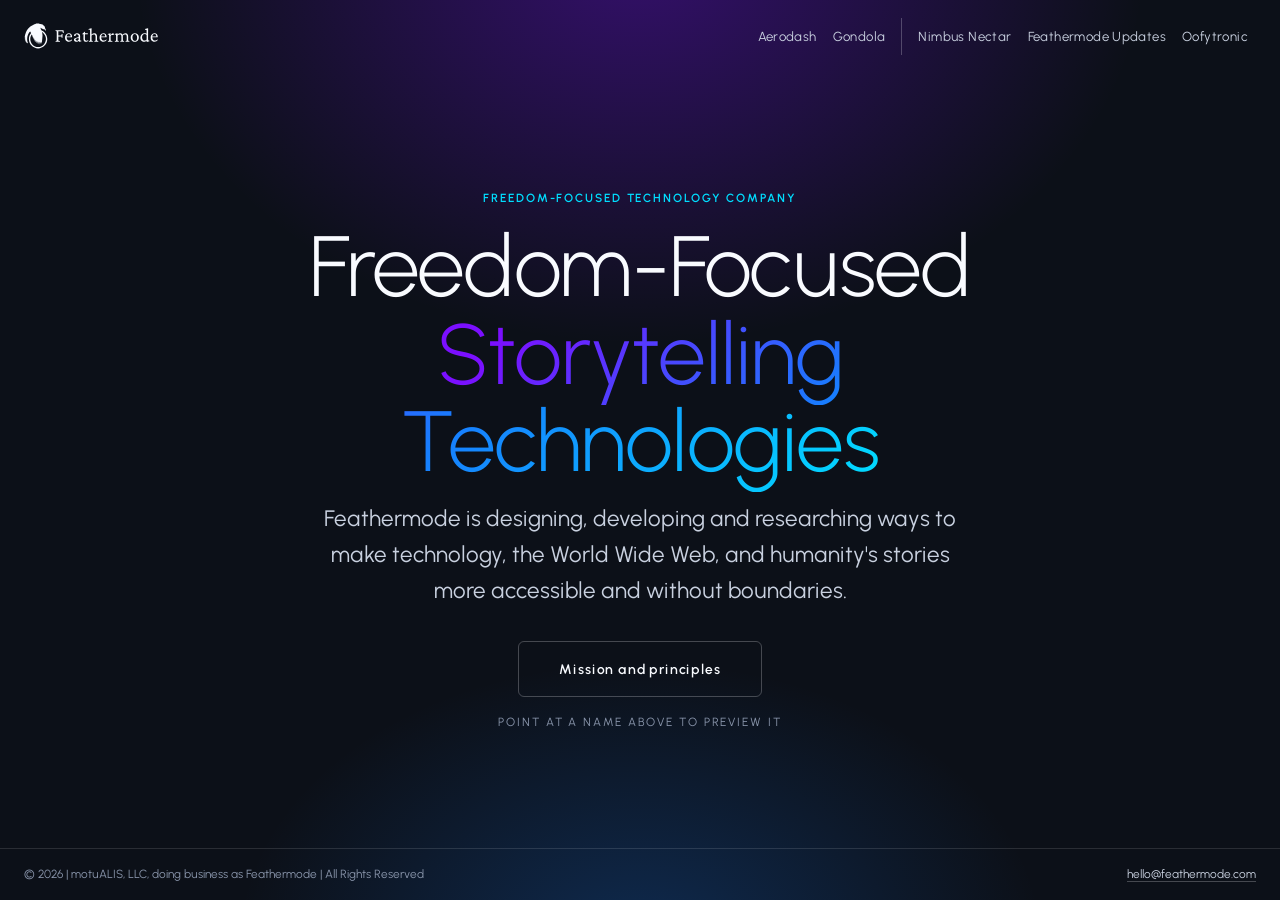
<file: index.html>
<!doctype html>
<html lang="en">
<head>
  <meta charset="utf-8">
  <meta name="viewport" content="width=device-width, initial-scale=1, viewport-fit=cover">
  <title>Feathermode | Freedom-Focused Technology Company</title>
  <meta name="author" content="Feathermode">
  <meta name="description" content="Feathermode is designing, developing and researching ways to make technology, the World Wide Web, and humanity's stories more accessible and without boundaries.">
  <meta name="keywords" content="digital freedom, peer-to-peer, local-first, decentralized, end-to-end encryption, web technologies">
  <meta name="theme-color" content="#0c1018">
  <link rel="canonical" href="https://feathermode.com/">
  <meta property="og:title" content="Freedom-Focused Storytelling Technologies">
  <meta property="og:type" content="website">
  <meta property="og:url" content="https://feathermode.com/">
  <meta property="og:site_name" content="Feathermode">
  <meta property="og:image" content="https://feathermode.com/assets/feathermode-icon.png">
  <meta property="og:description" content="Feathermode is designing, developing and researching ways to make technology, the World Wide Web, and humanity's stories more accessible and without boundaries.">
  <link rel="icon" type="image/svg+xml" href="assets/favicon.svg">
  <link rel="stylesheet" href="css/style.css">
  <script>document.documentElement.setAttribute('data-js','');document.documentElement.setAttribute('data-scenes','')</script>
  <script src="js/main.js" defer></script>
</head>
<body>
<a class="skip-link" href="#main">Skip to content</a>
<header class="site-header">
  <div class="wrap">
    <a class="wordmark" href="./" data-scene="home" aria-label="Feathermode, home">
      <img class="wordmark__logo" src="assets/feathermode_logo-light.svg" alt="" width="1440" height="272">
      <img class="wordmark__icon" src="assets/feathermode-icon-light.svg" alt="" width="250" height="268">
    </a>
    <button type="button" class="drawer-toggle" aria-expanded="false" aria-controls="site-nav" aria-label="Open the menu" hidden><span class="drawer-toggle__chevron" aria-hidden="true"></span></button>
    <nav class="site-nav" id="site-nav" aria-label="Primary">
      <ul class="site-nav__group" aria-label="Platforms" data-label="Platforms">
        <li><a href="#aerodash" data-scene="aerodash">Aerodash</a></li>
        <li><a href="#gondola" data-scene="gondola">Gondola</a></li>
      </ul>
      <ul class="site-nav__group" aria-label="Writing" data-label="Writing">
        <li><a href="#nimbus-nectar" data-scene="nimbus-nectar">Nimbus Nectar</a></li>
        <li><a href="updates/" data-scene="updates">Feathermode Updates</a></li>
        <li><a href="https://oofytronic-site.vercel.app" data-scene="oofytronic" target="_blank" rel="noopener">Oofytronic<span class="visually-hidden"> (opens another site)</span></a></li>
      </ul>
    </nav>
  </div>
</header>
<main id="main" class="scenes">
  <section id="home" class="scene scene--home is-active" data-name="Welcome" aria-labelledby="home-h">
    <div class="scene__body">
      <p class="scene__kicker"><span>Freedom-focused technology company</span></p>
      <h1 id="home-h" tabindex="-1">Freedom-Focused <span class="gradient-text">Storytelling Technologies</span></h1>
      <p class="scene__lede">Feathermode is designing, developing and researching ways to make technology, the World Wide Web, and humanity's stories more accessible and without boundaries.</p>
      <p class="scene__cta"><a class="button framed" href="principles/">Mission and principles</a></p>
      <p class="scene__hint" aria-hidden="true"><span class="hint hint--hover">Point at a name above to preview it</span><span class="hint hint--touch">Tap a name below to preview it</span></p>
    </div>
  </section>
  <section id="aerodash" class="scene" data-name="Aerodash" aria-labelledby="aerodash-h">
    <div class="scene__body">
      <p class="scene__kicker"><span>Platform · Everything app</span><span class="status" data-status="exploration">Exploration</span></p>
      <h2 id="aerodash-h" tabindex="-1">Aerodash</h2>
      <p class="scene__lede">An everything app in the making: one place for the ways people talk, share and get things done, built on end-to-end encrypted, peer-to-peer and local-first foundations. Communication comes first, because the standard for how people and software talk to each other comes before any feature built on top of it.</p>
      <ul class="scene__tags" aria-label="Properties"><li>End-to-end encrypted</li><li>Peer-to-peer</li><li>Local-first</li></ul>
      <p class="scene__cta"><span class="scene__soon">Its own site is to be announced</span></p>
    </div>
  </section>
  <section id="gondola" class="scene" data-name="Gondola" aria-labelledby="gondola-h">
    <div class="scene__body">
      <p class="scene__kicker"><span>Platform · Distribution</span><span class="status" data-status="in-development">In development</span></p>
      <h2 id="gondola-h" tabindex="-1">Gondola</h2>
      <p class="scene__lede">A distribution platform that lives inside a website or platform you own, and rides inside Aerodash as a mini-app. When walled gardens close the roads to your readers, Gondola carries your work over them. You pay in tokens, because the APIs underneath charge a little per transaction.</p>
      <ul class="scene__tags" aria-label="Properties"><li>Self-owned</li><li>Token-based</li><li>A mini-app of Aerodash</li></ul>
      <p class="scene__note">Named for the cabin slung beneath an airship, which carries the people and the cargo.</p>
      <p class="scene__cta"><span class="scene__soon">Its own site is to be announced</span></p>
    </div>
  </section>
  <section id="nimbus-nectar" class="scene" data-name="Nimbus Nectar" aria-labelledby="nimbus-nectar-h">
    <div class="scene__body">
      <p class="scene__kicker"><span>Writing · Publication</span><span class="status" data-status="soon">Coming soon</span></p>
      <h2 id="nimbus-nectar-h" tabindex="-1">Nimbus Nectar</h2>
      <p class="scene__lede">The Feathermode publication. It will be spun up as a site of its own.</p>
      <p class="scene__cta"><span class="scene__soon">Not live yet</span></p>
    </div>
  </section>
  <section id="updates" class="scene" data-name="Feathermode Updates" aria-labelledby="updates-h">
    <div class="scene__body">
      <p class="scene__kicker"><span>Writing · Newsletter</span></p>
      <h2 id="updates-h" tabindex="-1">Feathermode Updates</h2>
      <p class="scene__lede">Progress notes from the lab: what is being built, what is being learned, and where the open web is heading.</p>
      <p class="scene__cta"><a class="button button--primary framed" href="updates/">Read the updates</a></p>
    </div>
  </section>
  <section id="oofytronic" class="scene" data-name="Oofytronic" aria-labelledby="oofytronic-h">
    <div class="scene__body">
      <p class="scene__kicker"><span>Writing · Blog</span></p>
      <h2 id="oofytronic-h" tabindex="-1">Oofytronic</h2>
      <p class="scene__lede">My personal technology blog: essays and experiments on local-first, peer-to-peer and decentralized systems, crypto, automation and AI.</p>
      <p class="scene__cta"><a class="button button--primary framed" href="https://oofytronic-site.vercel.app" target="_blank" rel="noopener">Visit Oofytronic ↗</a></p>
    </div>
  </section>
</main>
<footer class="site-footer">
  <div class="wrap">
    <p>&copy; <span data-year>2026</span> | motuALIS, LLC, doing business as Feathermode | All Rights Reserved</p>
    <p><a href="mailto:hello@feathermode.com">hello@feathermode.com</a></p>
  </div>
</footer>
<p class="visually-hidden" role="status" aria-live="polite" data-scene-status></p>
</body>
</html>
</file>
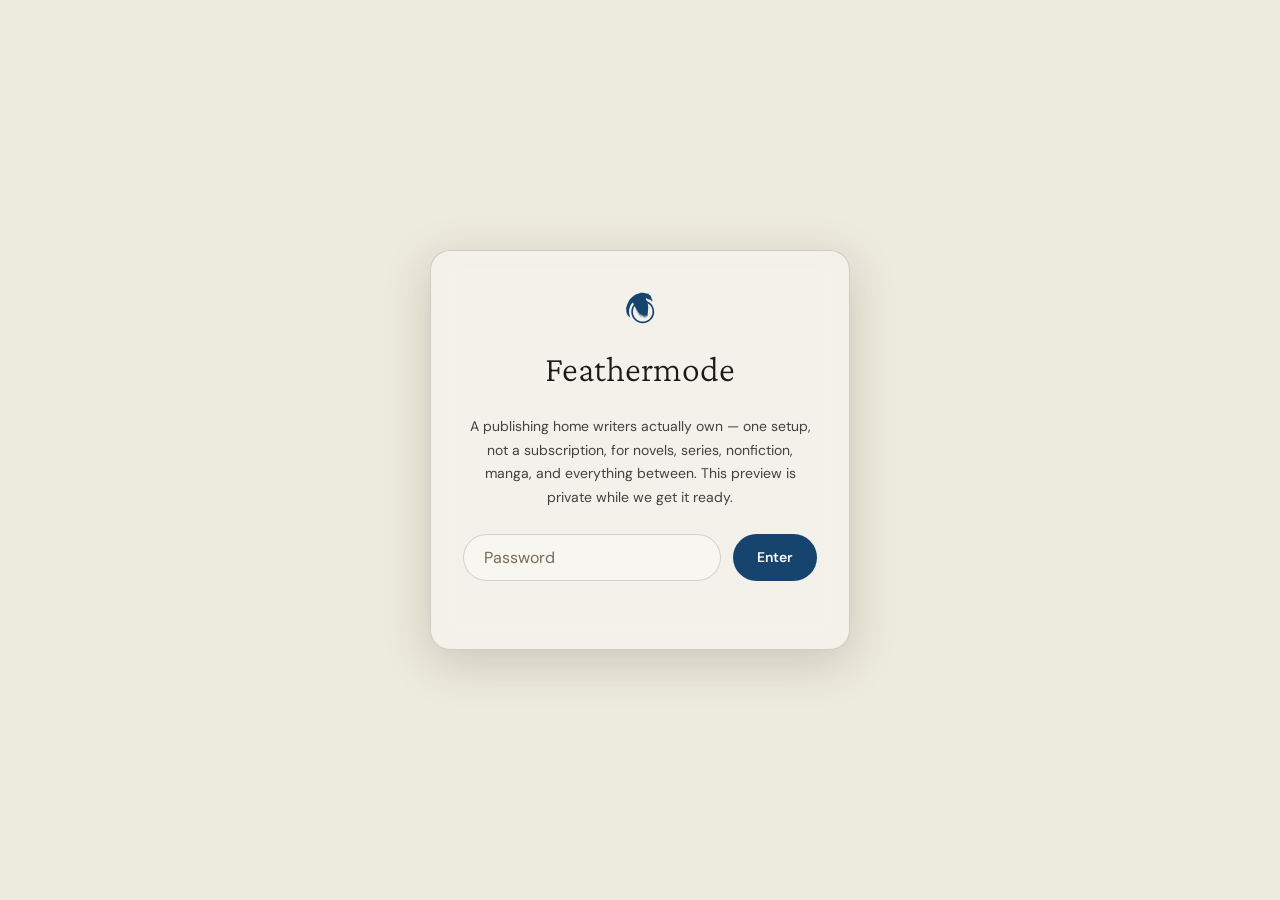
<file: communication/index.html>
<!DOCTYPE html>
<html lang="en">
<head>
<meta charset="utf-8">
<meta name="viewport" content="width=device-width, initial-scale=1">
<title>Feathermode — A publishing home you actually own</title>
<meta name="description" content="Feathermode is a publishing platform for every kind of writer — novels, serial fiction, nonfiction, manga, and more — with a storefront, reader relationships, and discovery built in. One setup fee. No required subscription.">

<!-- Set palette before first paint to avoid a flash -->
<script>
(function () {
  try {
    var stored = localStorage.getItem('fm-theme');
    var mode = stored || (window.matchMedia('(prefers-color-scheme: dark)').matches ? 'parchment-dark' : 'parchment-light');
    document.documentElement.setAttribute('data-palette', mode);
  } catch (e) {}
  try {
    var unlocked = localStorage.getItem('fm-unlocked') === '1';
    document.documentElement.setAttribute('data-locked', unlocked ? 'false' : 'true');
  } catch (e) {
    document.documentElement.setAttribute('data-locked', 'true');
  }
})();
</script>

<link rel="preconnect" href="https://fonts.googleapis.com">
<link rel="preconnect" href="https://fonts.gstatic.com" crossorigin>
<link href="https://fonts.googleapis.com/css2?family=Crimson+Pro:ital,wght@0,300;0,400;0,600;1,300;1,400&family=DM+Sans:wght@300;400;600&display=swap" rel="stylesheet">

<link rel="icon" href="data:image/svg+xml,%3Csvg xmlns='http://www.w3.org/2000/svg' viewBox='0 0 290 290'%3E%3Cpath fill='%2316446F' d='M168.4 79.1c54 0 98 43.9 98 98s-44 98-98 98-98-43.9-98-98 44-98 98-98zm0 14.4c-46.4 0-84 37.6-84 84s37.6 84 84 84 84-37.6 84-84-37.6-84-84-84z'/%3E%3C/svg%3E">

<link rel="stylesheet" href="css/style.css">
</head>
<body>

  <!-- ── Lock screen ───────────────────────────────────────── -->
  <div class="lock-screen" id="lockScreen">
    <div class="lock-card">
      <svg width="34" height="34" viewBox="0 0 290 290" fill="none" xmlns="http://www.w3.org/2000/svg" aria-hidden="true">
        <path fill-rule="evenodd" clip-rule="evenodd" d="M168.384 79.0842C222.446 79.0842 266.347 122.986 266.347 177.047C266.347 231.109 222.446 275 168.384 275C114.323 275 70.4209 231.109 70.4209 177.047C70.4208 122.986 114.323 79.0843 168.384 79.0842ZM168.384 93.4589C191.448 93.4588 212.34 102.829 227.471 117.96C242.602 133.081 251.973 153.983 251.973 177.047C251.973 200.111 242.602 221.003 227.471 236.135C212.34 251.266 191.449 260.625 168.384 260.625C145.32 260.625 124.428 251.266 109.297 236.135C94.166 221.004 84.7955 200.112 84.7955 177.047C84.7955 153.983 94.1659 133.081 109.297 117.96C124.428 102.829 145.32 93.4589 168.384 93.4589Z" fill="var(--color-accent)"/>
        <path fill-rule="evenodd" clip-rule="evenodd" d="M113.64 152.979L109.823 157.81L108.748 144.696C108.748 144.696 106.347 140.764 104.877 138.114C98.6697 126.94 89.5166 109.054 84.0498 98.6341C79.5683 101.178 75.2219 105.973 70.3403 113.531C65.5587 120.928 62.8178 126.315 57.9312 139.674C55.0953 147.417 53.9949 151.713 52.5944 162.112C51.1239 173.055 51.8192 180.428 52.1493 186.365C52.3593 190.116 53.2997 196.098 54.9502 202.615C57.5361 212.843 61.2873 223.517 61.2873 223.517L56.3157 218.915L54.335 221.711L51.404 217.05L48.4981 219.365L47.5378 213.514L44.1967 216.429L44.8868 209.347L40.2404 212.793L42.5111 204.941L37.0793 208.547L39.8752 200.134L34.4284 204.09L36.9192 194.907L31.0423 198.659L35.0036 187.385L27.8412 191.571L33.3181 179.212L25.8006 182.123L32.2327 169.229L24 171.965L32.3527 158.755L24.8202 160.366C24.8202 160.366 26.7809 144.361 28.9766 136.603C31.0623 129.246 32.1777 125.649 35.4087 116.366C38.2647 108.169 41.7108 100.913 46.8575 91.2096C51.9842 81.5344 54.5901 77.308 59.6117 70.8584C63.7331 65.5641 67.8995 61.4668 71.9958 57.4775C76.5624 53.031 81.2739 48.6946 89.9918 42.2079C98.7247 35.7068 111.859 29.3397 119.347 25.9431C127.024 22.4594 131.16 20.8669 139.418 18.6066C147.196 16.4774 151.502 15.6747 155.899 15.3375C160.875 14.9569 164.311 14.9219 169.053 15.1145C174.155 15.3205 177.551 15.8702 181.757 16.6405C186.039 17.4228 191.55 18.6781 195.102 19.6685C199.798 20.9789 202.359 21.7127 205.8 22.9816L205.38 19.757L213.202 25.9571L212.232 20.1266L220.92 30.2185C220.92 30.2185 225.547 33.438 227.867 35.0616C230.053 36.5891 232.739 39.31 234.199 40.9145C235.91 42.7956 237.811 45.336 238.846 47.6772C239.971 50.2251 240.692 52.6889 241.717 55.8219C242.902 59.4341 243.157 64.1582 243.157 64.1582C243.157 64.1582 249.104 72.1713 250.06 76.9074C251.03 81.704 248.979 92.9372 248.979 92.9372C248.979 92.9372 246.223 87.0037 243.848 84.4934C240.422 80.8752 232.844 74.9347 232.844 74.9347C232.844 74.9347 227.092 74.7102 223.886 73.5578C217.739 71.3461 210.422 68.059 206.105 65.8052C201.744 63.5275 198.188 59.3226 193.601 59.7097C194.186 66.2689 203.529 86.5281 209.871 103.522C213.243 112.56 214.038 120.288 215.523 137.323C216.229 145.426 208.676 220.006 208.676 220.006L202.079 204.145L202.009 228.994L194.661 204.991L194.001 234.455L187.094 206.036L182.627 235.511L178.611 204.38L170.363 232.775L169.158 203.5L158.915 228.223L160.7 199.169L148.106 220.991L151.347 194.157L139.908 210.442L140.944 186.935L132.596 201.269L133.041 178.967L126.064 190.786L126.609 171.395L119.902 181.168L121.677 163.867L115.41 171.715L117.521 158.4L112.664 163.777L113.64 152.979Z" fill="var(--color-accent)"/>
      </svg>
      <h1 class="lock-brand">Feathermode</h1>
      <p class="lock-vision">A publishing home writers actually own — one setup, not a subscription, for novels, series, nonfiction, manga, and everything between. This preview is private while we get it ready.</p>
      <form class="lock-form" id="lockForm" novalidate>
        <input type="password" id="lockPassword" placeholder="Password" autocomplete="off" required>
        <button type="submit" class="btn-primary">Enter</button>
      </form>
      <p class="lock-error" id="lockError" role="alert"></p>
    </div>
  </div>

  <!-- ── Decorative ambient layer ──────────────────────────── -->
  <div class="sky" aria-hidden="true">
    <svg class="sky-glow" viewBox="0 0 1200 800" preserveAspectRatio="xMidYMid slice">
      <defs>
        <radialGradient id="glowA" cx="50%" cy="50%" r="50%">
          <stop offset="0%" stop-color="currentColor" stop-opacity="0.16"/>
          <stop offset="100%" stop-color="currentColor" stop-opacity="0"/>
        </radialGradient>
      </defs>
      <circle cx="920" cy="140" r="360" fill="url(#glowA)"/>
      <circle cx="120" cy="620" r="300" fill="url(#glowA)"/>
    </svg>
  </div>

  <!-- ── Header ────────────────────────────────────────────── -->
  <header class="site-header">
    <div class="site-header-inner">
      <a href="#top" class="brand">
        <svg width="26" height="26" viewBox="0 0 290 290" fill="none" xmlns="http://www.w3.org/2000/svg" aria-hidden="true">
          <path fill-rule="evenodd" clip-rule="evenodd" d="M168.384 79.0842C222.446 79.0842 266.347 122.986 266.347 177.047C266.347 231.109 222.446 275 168.384 275C114.323 275 70.4209 231.109 70.4209 177.047C70.4208 122.986 114.323 79.0843 168.384 79.0842ZM168.384 93.4589C191.448 93.4588 212.34 102.829 227.471 117.96C242.602 133.081 251.973 153.983 251.973 177.047C251.973 200.111 242.602 221.003 227.471 236.135C212.34 251.266 191.449 260.625 168.384 260.625C145.32 260.625 124.428 251.266 109.297 236.135C94.166 221.004 84.7955 200.112 84.7955 177.047C84.7955 153.983 94.1659 133.081 109.297 117.96C124.428 102.829 145.32 93.4589 168.384 93.4589Z" fill="var(--color-accent)"/>
          <path fill-rule="evenodd" clip-rule="evenodd" d="M113.64 152.979L109.823 157.81L108.748 144.696C108.748 144.696 106.347 140.764 104.877 138.114C98.6697 126.94 89.5166 109.054 84.0498 98.6341C79.5683 101.178 75.2219 105.973 70.3403 113.531C65.5587 120.928 62.8178 126.315 57.9312 139.674C55.0953 147.417 53.9949 151.713 52.5944 162.112C51.1239 173.055 51.8192 180.428 52.1493 186.365C52.3593 190.116 53.2997 196.098 54.9502 202.615C57.5361 212.843 61.2873 223.517 61.2873 223.517L56.3157 218.915L54.335 221.711L51.404 217.05L48.4981 219.365L47.5378 213.514L44.1967 216.429L44.8868 209.347L40.2404 212.793L42.5111 204.941L37.0793 208.547L39.8752 200.134L34.4284 204.09L36.9192 194.907L31.0423 198.659L35.0036 187.385L27.8412 191.571L33.3181 179.212L25.8006 182.123L32.2327 169.229L24 171.965L32.3527 158.755L24.8202 160.366C24.8202 160.366 26.7809 144.361 28.9766 136.603C31.0623 129.246 32.1777 125.649 35.4087 116.366C38.2647 108.169 41.7108 100.913 46.8575 91.2096C51.9842 81.5344 54.5901 77.308 59.6117 70.8584C63.7331 65.5641 67.8995 61.4668 71.9958 57.4775C76.5624 53.031 81.2739 48.6946 89.9918 42.2079C98.7247 35.7068 111.859 29.3397 119.347 25.9431C127.024 22.4594 131.16 20.8669 139.418 18.6066C147.196 16.4774 151.502 15.6747 155.899 15.3375C160.875 14.9569 164.311 14.9219 169.053 15.1145C174.155 15.3205 177.551 15.8702 181.757 16.6405C186.039 17.4228 191.55 18.6781 195.102 19.6685C199.798 20.9789 202.359 21.7127 205.8 22.9816L205.38 19.757L213.202 25.9571L212.232 20.1266L220.92 30.2185C220.92 30.2185 225.547 33.438 227.867 35.0616C230.053 36.5891 232.739 39.31 234.199 40.9145C235.91 42.7956 237.811 45.336 238.846 47.6772C239.971 50.2251 240.692 52.6889 241.717 55.8219C242.902 59.4341 243.157 64.1582 243.157 64.1582C243.157 64.1582 249.104 72.1713 250.06 76.9074C251.03 81.704 248.979 92.9372 248.979 92.9372C248.979 92.9372 246.223 87.0037 243.848 84.4934C240.422 80.8752 232.844 74.9347 232.844 74.9347C232.844 74.9347 227.092 74.7102 223.886 73.5578C217.739 71.3461 210.422 68.059 206.105 65.8052C201.744 63.5275 198.188 59.3226 193.601 59.7097C194.186 66.2689 203.529 86.5281 209.871 103.522C213.243 112.56 214.038 120.288 215.523 137.323C216.229 145.426 208.676 220.006 208.676 220.006L202.079 204.145L202.009 228.994L194.661 204.991L194.001 234.455L187.094 206.036L182.627 235.511L178.611 204.38L170.363 232.775L169.158 203.5L158.915 228.223L160.7 199.169L148.106 220.991L151.347 194.157L139.908 210.442L140.944 186.935L132.596 201.269L133.041 178.967L126.064 190.786L126.609 171.395L119.902 181.168L121.677 163.867L115.41 171.715L117.521 158.4L112.664 163.777L113.64 152.979Z" fill="var(--color-accent)"/>
        </svg>
        <span>Feathermode</span>
      </a>

      <nav class="site-nav" aria-label="Primary">
        <a href="#how-it-works">How it works</a>
        <a href="#who-its-for">Who it's for</a>
        <a href="#compare">Compare</a>
        <a href="#pricing">Pricing</a>
        <a href="#waitlist">Waitlist</a>
      </nav>

      <button class="theme-toggle" id="themeToggle" type="button" aria-label="Switch to dark theme">
        <svg class="icon-sun" width="18" height="18" viewBox="0 0 24 24" fill="none" stroke="currentColor" stroke-width="1.6" stroke-linecap="round" stroke-linejoin="round"><circle cx="12" cy="12" r="4"/><path d="M12 3v2M12 19v2M3 12h2M19 12h2M5.6 5.6l1.4 1.4M17 17l1.4 1.4M5.6 18.4l1.4-1.4M17 7l1.4-1.4"/></svg>
        <svg class="icon-moon" width="18" height="18" viewBox="0 0 24 24" fill="none" stroke="currentColor" stroke-width="1.6" stroke-linecap="round" stroke-linejoin="round"><path d="M20 14.5A8.5 8.5 0 1 1 9.5 4a7 7 0 0 0 10.5 10.5z"/></svg>
      </button>
    </div>
  </header>

  <main>

    <!-- ── Hero ────────────────────────────────────────────── -->
    <section class="hero" id="top">
      <p class="eyebrow">For every kind of writer, and everyone who reads them</p>
      <h1 class="hero-title">Feathermode</h1>
      <p class="hero-tagline">A publishing home you actually own.</p>
      <p class="hero-body">Novels, serial fiction, short stories, nonfiction, manga — Feathermode gives writers a real site of their own to publish, sell, and build a readership around, and gives readers a place to track, rate, and recommend what they love. One setup fee gets you the site and the software behind it. No subscription required to keep it running.</p>
      <div class="hero-actions">
        <a href="#waitlist" class="btn-primary">Join the waitlist</a>
        <a href="#how-it-works" class="btn-ghost">See how it works</a>
      </div>
    </section>

    <!-- ── The gap ─────────────────────────────────────────── -->
    <section class="gap" id="the-gap">
      <div class="section-head">
        <h2 class="section-title">Right now, it takes five tools</h2>
        <p class="section-desc">A storefront for selling. A membership platform for support. A review site for discovery. An email tool for newsletters. None of them talk to each other, and most of them charge you forever.</p>
      </div>

      <div class="gap-grid">
        <div class="gap-card">
          <h3 class="gap-card-title">Storefronts</h3>
          <p class="gap-card-desc">Sell your book — but only if it's a novel, and only by renting shelf space year after year.</p>
        </div>
        <div class="gap-card">
          <h3 class="gap-card-title">Membership platforms</h3>
          <p class="gap-card-desc">Build reader support — but with no bookshop, and no site of your own underneath it.</p>
        </div>
        <div class="gap-card">
          <h3 class="gap-card-title">Review platforms</h3>
          <p class="gap-card-desc">Help readers discover new work — completely disconnected from where that work is published.</p>
        </div>
        <div class="gap-card">
          <h3 class="gap-card-title">Newsletter tools</h3>
          <p class="gap-card-desc">Reach your readers' inbox — as one more login, one more bill, one more silo.</p>
        </div>
      </div>

      <p class="gap-resolve">Feathermode puts all four under one roof — and one price.</p>
    </section>

    <!-- ── How it works ────────────────────────────────────── -->
    <section class="pillars" id="how-it-works">
      <div class="section-head">
        <h2 class="section-title">One site. Everything it needs to do.</h2>
        <p class="section-desc">Feathermode is built for the full life of a piece of writing — from first chapter to the readers who keep coming back.</p>
      </div>

      <div class="pillars-grid">
        <article class="pillar-card">
          <h3 class="pillar-card-title">Publish anything</h3>
          <p class="pillar-card-desc">Novels, serial fiction, short stories, nonfiction, manga and comics — in digital and print, from the same site.</p>
        </article>

        <article class="pillar-card">
          <h3 class="pillar-card-title">Own the site, not rent it</h3>
          <p class="pillar-card-desc">A one-time setup gets you the site and the software behind it. Keep publishing without a subscription clock running.</p>
        </article>

        <article class="pillar-card">
          <h3 class="pillar-card-title">Real reader relationships</h3>
          <p class="pillar-card-desc">Patreon-style support tiers, built into your own site, between you and your readers — no platform standing in the middle.</p>
        </article>

        <article class="pillar-card">
          <h3 class="pillar-card-title">A home for readers, too</h3>
          <p class="pillar-card-desc">Free reader sites for tracking, rating, and reviewing what they read — like Goodreads, if Goodreads belonged to the people using it.</p>
        </article>

        <article class="pillar-card">
          <h3 class="pillar-card-title">One open discovery registry</h3>
          <p class="pillar-card-desc">Reviews can sync to a shared registry that spans every Feathermode site — and any site built on the same open premise. Curators get a place in it too.</p>
        </article>

        <article class="pillar-card">
          <h3 class="pillar-card-title">Newsletters, your way</h3>
          <p class="pillar-card-desc">Email newsletters and web push notifications built in, so your audience is something you reach directly, not something you rent.</p>
        </article>
      </div>
    </section>

    <!-- ── Who it's for ────────────────────────────────────── -->
    <section class="audience" id="who-its-for">
      <div class="section-head">
        <h2 class="section-title">Built for three kinds of people</h2>
        <p class="section-desc">Everyone gets a site. What it's for depends on who's using it.</p>
      </div>

      <div class="audience-grid">
        <article class="audience-card">
          <span class="chip-neutral">Writers</span>
          <p class="audience-card-desc">Publish novels, series, short fiction, nonfiction, or manga from a site you actually own. Sell directly, build reader support, and send your own newsletters — without giving up a cut of every sale.</p>
        </article>

        <article class="audience-card">
          <span class="chip-neutral">Readers</span>
          <p class="audience-card-desc">Get a free site to track, rate, and review what you read. Follow the writers you love, support the ones you want to see keep going, and see reviews from a registry no single company owns.</p>
        </article>

        <article class="audience-card">
          <span class="chip-neutral">Curators</span>
          <p class="audience-card-desc">Build reading lists and recommendations with a real audience and a real place in the registry. Discovery shouldn't be an algorithm's job alone.</p>
        </article>
      </div>
    </section>

    <!-- ── Compare ─────────────────────────────────────────── -->
    <section class="compare" id="compare">
      <div class="section-head">
        <h2 class="section-title">How it stacks up</h2>
        <p class="section-desc">Books.by is built for selling novels. Shopify is built for selling anything. Feathermode is built for the whole life of a piece of writing — and the readers who follow it.</p>
      </div>

      <div class="compare-table-wrap">
        <table class="compare-table">
          <thead>
            <tr>
              <th scope="col" class="compare-row-label"><span class="sr-only">Feature</span></th>
              <th scope="col" class="compare-highlight">Feathermode</th>
              <th scope="col">Books.by</th>
              <th scope="col">Shopify</th>
            </tr>
          </thead>
          <tbody>
            <tr>
              <th scope="row">Publish novels</th>
              <td class="compare-highlight"><span class="mark yes"><svg width="14" height="14" viewBox="0 0 24 24" fill="none" stroke="currentColor" stroke-width="2.5" stroke-linecap="round" stroke-linejoin="round" aria-hidden="true"><polyline points="20 6 9 17 4 12"/></svg><span class="sr-only">Yes</span></span></td>
              <td><span class="mark yes"><svg width="14" height="14" viewBox="0 0 24 24" fill="none" stroke="currentColor" stroke-width="2.5" stroke-linecap="round" stroke-linejoin="round" aria-hidden="true"><polyline points="20 6 9 17 4 12"/></svg><span class="sr-only">Yes</span></span></td>
              <td><span class="mark no"><svg width="14" height="14" viewBox="0 0 24 24" fill="none" stroke="currentColor" stroke-width="2.5" stroke-linecap="round" stroke-linejoin="round" aria-hidden="true"><line x1="18" y1="6" x2="6" y2="18"/><line x1="6" y1="6" x2="18" y2="18"/></svg><span class="sr-only">No</span></span></td>
            </tr>
            <tr>
              <th scope="row">Publish serial fiction</th>
              <td class="compare-highlight"><span class="mark yes"><svg width="14" height="14" viewBox="0 0 24 24" fill="none" stroke="currentColor" stroke-width="2.5" stroke-linecap="round" stroke-linejoin="round" aria-hidden="true"><polyline points="20 6 9 17 4 12"/></svg><span class="sr-only">Yes</span></span></td>
              <td><span class="mark no"><svg width="14" height="14" viewBox="0 0 24 24" fill="none" stroke="currentColor" stroke-width="2.5" stroke-linecap="round" stroke-linejoin="round" aria-hidden="true"><line x1="18" y1="6" x2="6" y2="18"/><line x1="6" y1="6" x2="18" y2="18"/></svg><span class="sr-only">No</span></span></td>
              <td><span class="mark no"><svg width="14" height="14" viewBox="0 0 24 24" fill="none" stroke="currentColor" stroke-width="2.5" stroke-linecap="round" stroke-linejoin="round" aria-hidden="true"><line x1="18" y1="6" x2="6" y2="18"/><line x1="6" y1="6" x2="18" y2="18"/></svg><span class="sr-only">No</span></span></td>
            </tr>
            <tr>
              <th scope="row">Publish nonfiction, manga &amp; short stories</th>
              <td class="compare-highlight"><span class="mark yes"><svg width="14" height="14" viewBox="0 0 24 24" fill="none" stroke="currentColor" stroke-width="2.5" stroke-linecap="round" stroke-linejoin="round" aria-hidden="true"><polyline points="20 6 9 17 4 12"/></svg><span class="sr-only">Yes</span></span></td>
              <td><span class="mark no"><svg width="14" height="14" viewBox="0 0 24 24" fill="none" stroke="currentColor" stroke-width="2.5" stroke-linecap="round" stroke-linejoin="round" aria-hidden="true"><line x1="18" y1="6" x2="6" y2="18"/><line x1="6" y1="6" x2="18" y2="18"/></svg><span class="sr-only">No</span></span></td>
              <td><span class="mark no"><svg width="14" height="14" viewBox="0 0 24 24" fill="none" stroke="currentColor" stroke-width="2.5" stroke-linecap="round" stroke-linejoin="round" aria-hidden="true"><line x1="18" y1="6" x2="6" y2="18"/><line x1="6" y1="6" x2="18" y2="18"/></svg><span class="sr-only">No</span></span></td>
            </tr>
            <tr>
              <th scope="row">Sell digital &amp; print copies</th>
              <td class="compare-highlight"><span class="mark yes"><svg width="14" height="14" viewBox="0 0 24 24" fill="none" stroke="currentColor" stroke-width="2.5" stroke-linecap="round" stroke-linejoin="round" aria-hidden="true"><polyline points="20 6 9 17 4 12"/></svg><span class="sr-only">Yes</span></span></td>
              <td><span class="mark yes"><svg width="14" height="14" viewBox="0 0 24 24" fill="none" stroke="currentColor" stroke-width="2.5" stroke-linecap="round" stroke-linejoin="round" aria-hidden="true"><polyline points="20 6 9 17 4 12"/></svg><span class="sr-only">Yes</span></span></td>
              <td><span class="mark yes"><svg width="14" height="14" viewBox="0 0 24 24" fill="none" stroke="currentColor" stroke-width="2.5" stroke-linecap="round" stroke-linejoin="round" aria-hidden="true"><polyline points="20 6 9 17 4 12"/></svg><span class="sr-only">Yes</span></span></td>
            </tr>
            <tr>
              <th scope="row">One-time setup, no required subscription</th>
              <td class="compare-highlight"><span class="mark yes"><svg width="14" height="14" viewBox="0 0 24 24" fill="none" stroke="currentColor" stroke-width="2.5" stroke-linecap="round" stroke-linejoin="round" aria-hidden="true"><polyline points="20 6 9 17 4 12"/></svg><span class="sr-only">Yes</span></span></td>
              <td><span class="mark no"><svg width="14" height="14" viewBox="0 0 24 24" fill="none" stroke="currentColor" stroke-width="2.5" stroke-linecap="round" stroke-linejoin="round" aria-hidden="true"><line x1="18" y1="6" x2="6" y2="18"/><line x1="6" y1="6" x2="18" y2="18"/></svg><span class="sr-only">No</span></span></td>
              <td><span class="mark no"><svg width="14" height="14" viewBox="0 0 24 24" fill="none" stroke="currentColor" stroke-width="2.5" stroke-linecap="round" stroke-linejoin="round" aria-hidden="true"><line x1="18" y1="6" x2="6" y2="18"/><line x1="6" y1="6" x2="18" y2="18"/></svg><span class="sr-only">No</span></span></td>
            </tr>
            <tr>
              <th scope="row">Own the site and the software</th>
              <td class="compare-highlight"><span class="mark yes"><svg width="14" height="14" viewBox="0 0 24 24" fill="none" stroke="currentColor" stroke-width="2.5" stroke-linecap="round" stroke-linejoin="round" aria-hidden="true"><polyline points="20 6 9 17 4 12"/></svg><span class="sr-only">Yes</span></span></td>
              <td><span class="mark no"><svg width="14" height="14" viewBox="0 0 24 24" fill="none" stroke="currentColor" stroke-width="2.5" stroke-linecap="round" stroke-linejoin="round" aria-hidden="true"><line x1="18" y1="6" x2="6" y2="18"/><line x1="6" y1="6" x2="18" y2="18"/></svg><span class="sr-only">No</span></span></td>
              <td><span class="mark no"><svg width="14" height="14" viewBox="0 0 24 24" fill="none" stroke="currentColor" stroke-width="2.5" stroke-linecap="round" stroke-linejoin="round" aria-hidden="true"><line x1="18" y1="6" x2="6" y2="18"/><line x1="6" y1="6" x2="18" y2="18"/></svg><span class="sr-only">No</span></span></td>
            </tr>
            <tr>
              <th scope="row">Built-in reader memberships &amp; support tiers</th>
              <td class="compare-highlight"><span class="mark yes"><svg width="14" height="14" viewBox="0 0 24 24" fill="none" stroke="currentColor" stroke-width="2.5" stroke-linecap="round" stroke-linejoin="round" aria-hidden="true"><polyline points="20 6 9 17 4 12"/></svg><span class="sr-only">Yes</span></span></td>
              <td><span class="mark no"><svg width="14" height="14" viewBox="0 0 24 24" fill="none" stroke="currentColor" stroke-width="2.5" stroke-linecap="round" stroke-linejoin="round" aria-hidden="true"><line x1="18" y1="6" x2="6" y2="18"/><line x1="6" y1="6" x2="18" y2="18"/></svg><span class="sr-only">No</span></span></td>
              <td><span class="mark no"><svg width="14" height="14" viewBox="0 0 24 24" fill="none" stroke="currentColor" stroke-width="2.5" stroke-linecap="round" stroke-linejoin="round" aria-hidden="true"><line x1="18" y1="6" x2="6" y2="18"/><line x1="6" y1="6" x2="18" y2="18"/></svg><span class="sr-only">No</span></span></td>
            </tr>
            <tr>
              <th scope="row">Free reader review sites</th>
              <td class="compare-highlight"><span class="mark yes"><svg width="14" height="14" viewBox="0 0 24 24" fill="none" stroke="currentColor" stroke-width="2.5" stroke-linecap="round" stroke-linejoin="round" aria-hidden="true"><polyline points="20 6 9 17 4 12"/></svg><span class="sr-only">Yes</span></span></td>
              <td><span class="mark no"><svg width="14" height="14" viewBox="0 0 24 24" fill="none" stroke="currentColor" stroke-width="2.5" stroke-linecap="round" stroke-linejoin="round" aria-hidden="true"><line x1="18" y1="6" x2="6" y2="18"/><line x1="6" y1="6" x2="18" y2="18"/></svg><span class="sr-only">No</span></span></td>
              <td><span class="mark no"><svg width="14" height="14" viewBox="0 0 24 24" fill="none" stroke="currentColor" stroke-width="2.5" stroke-linecap="round" stroke-linejoin="round" aria-hidden="true"><line x1="18" y1="6" x2="6" y2="18"/><line x1="6" y1="6" x2="18" y2="18"/></svg><span class="sr-only">No</span></span></td>
            </tr>
            <tr>
              <th scope="row">Open, shared discovery registry</th>
              <td class="compare-highlight"><span class="mark yes"><svg width="14" height="14" viewBox="0 0 24 24" fill="none" stroke="currentColor" stroke-width="2.5" stroke-linecap="round" stroke-linejoin="round" aria-hidden="true"><polyline points="20 6 9 17 4 12"/></svg><span class="sr-only">Yes</span></span></td>
              <td><span class="mark no"><svg width="14" height="14" viewBox="0 0 24 24" fill="none" stroke="currentColor" stroke-width="2.5" stroke-linecap="round" stroke-linejoin="round" aria-hidden="true"><line x1="18" y1="6" x2="6" y2="18"/><line x1="6" y1="6" x2="18" y2="18"/></svg><span class="sr-only">No</span></span></td>
              <td><span class="mark no"><svg width="14" height="14" viewBox="0 0 24 24" fill="none" stroke="currentColor" stroke-width="2.5" stroke-linecap="round" stroke-linejoin="round" aria-hidden="true"><line x1="18" y1="6" x2="6" y2="18"/><line x1="6" y1="6" x2="18" y2="18"/></svg><span class="sr-only">No</span></span></td>
            </tr>
            <tr>
              <th scope="row">Built-in newsletters &amp; push notifications</th>
              <td class="compare-highlight"><span class="mark yes"><svg width="14" height="14" viewBox="0 0 24 24" fill="none" stroke="currentColor" stroke-width="2.5" stroke-linecap="round" stroke-linejoin="round" aria-hidden="true"><polyline points="20 6 9 17 4 12"/></svg><span class="sr-only">Yes</span></span></td>
              <td><span class="mark no"><svg width="14" height="14" viewBox="0 0 24 24" fill="none" stroke="currentColor" stroke-width="2.5" stroke-linecap="round" stroke-linejoin="round" aria-hidden="true"><line x1="18" y1="6" x2="6" y2="18"/><line x1="6" y1="6" x2="18" y2="18"/></svg><span class="sr-only">No</span></span></td>
              <td><span class="mark no"><svg width="14" height="14" viewBox="0 0 24 24" fill="none" stroke="currentColor" stroke-width="2.5" stroke-linecap="round" stroke-linejoin="round" aria-hidden="true"><line x1="18" y1="6" x2="6" y2="18"/><line x1="6" y1="6" x2="18" y2="18"/></svg><span class="sr-only">No</span></span></td>
            </tr>
            <tr>
              <th scope="row">Sell any kind of product, not just writing</th>
              <td class="compare-highlight"><span class="mark no"><svg width="14" height="14" viewBox="0 0 24 24" fill="none" stroke="currentColor" stroke-width="2.5" stroke-linecap="round" stroke-linejoin="round" aria-hidden="true"><line x1="18" y1="6" x2="6" y2="18"/><line x1="6" y1="6" x2="18" y2="18"/></svg><span class="sr-only">No</span></span></td>
              <td><span class="mark no"><svg width="14" height="14" viewBox="0 0 24 24" fill="none" stroke="currentColor" stroke-width="2.5" stroke-linecap="round" stroke-linejoin="round" aria-hidden="true"><line x1="18" y1="6" x2="6" y2="18"/><line x1="6" y1="6" x2="18" y2="18"/></svg><span class="sr-only">No</span></span></td>
              <td><span class="mark yes"><svg width="14" height="14" viewBox="0 0 24 24" fill="none" stroke="currentColor" stroke-width="2.5" stroke-linecap="round" stroke-linejoin="round" aria-hidden="true"><polyline points="20 6 9 17 4 12"/></svg><span class="sr-only">Yes</span></span></td>
            </tr>
            <tr>
              <th scope="row">Large app &amp; plugin ecosystem</th>
              <td class="compare-highlight"><span class="mark no"><svg width="14" height="14" viewBox="0 0 24 24" fill="none" stroke="currentColor" stroke-width="2.5" stroke-linecap="round" stroke-linejoin="round" aria-hidden="true"><line x1="18" y1="6" x2="6" y2="18"/><line x1="6" y1="6" x2="18" y2="18"/></svg><span class="sr-only">No</span></span></td>
              <td><span class="mark no"><svg width="14" height="14" viewBox="0 0 24 24" fill="none" stroke="currentColor" stroke-width="2.5" stroke-linecap="round" stroke-linejoin="round" aria-hidden="true"><line x1="18" y1="6" x2="6" y2="18"/><line x1="6" y1="6" x2="18" y2="18"/></svg><span class="sr-only">No</span></span></td>
              <td><span class="mark yes"><svg width="14" height="14" viewBox="0 0 24 24" fill="none" stroke="currentColor" stroke-width="2.5" stroke-linecap="round" stroke-linejoin="round" aria-hidden="true"><polyline points="20 6 9 17 4 12"/></svg><span class="sr-only">Yes</span></span></td>
            </tr>
          </tbody>
        </table>
      </div>

      <p class="compare-footnote">Feathermode is still in development — the marks above reflect what we're building, not a shipped product yet. Books.by and Shopify marks reflect their publicly listed features as of 2026.</p>
    </section>

    <!-- ── Pricing ─────────────────────────────────────────── -->
    <section class="pricing" id="pricing">
      <div class="section-head">
        <h2 class="section-title">One honest payment</h2>
        <p class="section-desc">Most platforms in this space bill you every month whether you publish or not. Feathermode doesn't.</p>
      </div>

      <div class="pricing-grid">
        <div class="pricing-col">
          <h3 class="pricing-col-title">The usual way</h3>
          <ul class="pricing-list">
            <li>A fee every month or year, whether you publish or not</li>
            <li>Cancel, and your site goes with it</li>
            <li>Separate tools — and separate bills — for selling, support, newsletters, and reviews</li>
          </ul>
        </div>
        <div class="pricing-col pricing-col-highlight">
          <h3 class="pricing-col-title">The Feathermode way</h3>
          <ul class="pricing-list">
            <li>One setup fee. The site and the software are yours.</li>
            <li>Keep it running with or without us</li>
            <li>Publishing, support, newsletters, and reviews — one place, one payment</li>
            <li>A few optional add-ons for extra services, always optional, never required</li>
          </ul>
        </div>
      </div>
    </section>

    <!-- ── Waitlist ────────────────────────────────────────── -->
    <section class="newsletter" id="waitlist">
      <h2 class="section-title">Be first through the door</h2>
      <p class="section-desc">Feathermode is being built in the open. Leave your email and we'll bring you in as the first sites go live — writer or reader, whichever you are.</p>

      <form data-netlify="true" method="POST" name="feathermode-waitlist" class="signup-form" id="signup" novalidate>
        <input type="hidden" name="form-name" value="feathermode-waitlist">
        <div class="signup-field">
          <input
            name="Email"
            type="email"
            id="email"
            placeholder="you@example.com"
            autocomplete="email"
            required
          >
          <button type="submit" class="btn-primary">
            <span>Join the waitlist</span><span class="arrow" aria-hidden="true"> →</span>
          </button>
        </div>
        <p class="signup-hint" id="hint" role="status" aria-live="polite">We'll write when there's a site ready for you.</p>
      </form>
    </section>

  </main>

  <!-- ── Footer ──────────────────────────────────────────── -->
  <footer class="site-footer">
    <div class="site-footer-inner">
      <div class="footer-brand">
        <span class="footer-mark">Feathermode</span>
        <span class="footer-tagline">Publish it. Own it.</span>
      </div>
      <div class="footer-meta">© 2026 Feathermode</div>
    </div>
  </footer>

  <script src="js/main.js"></script>
</body>
</html>
</file>
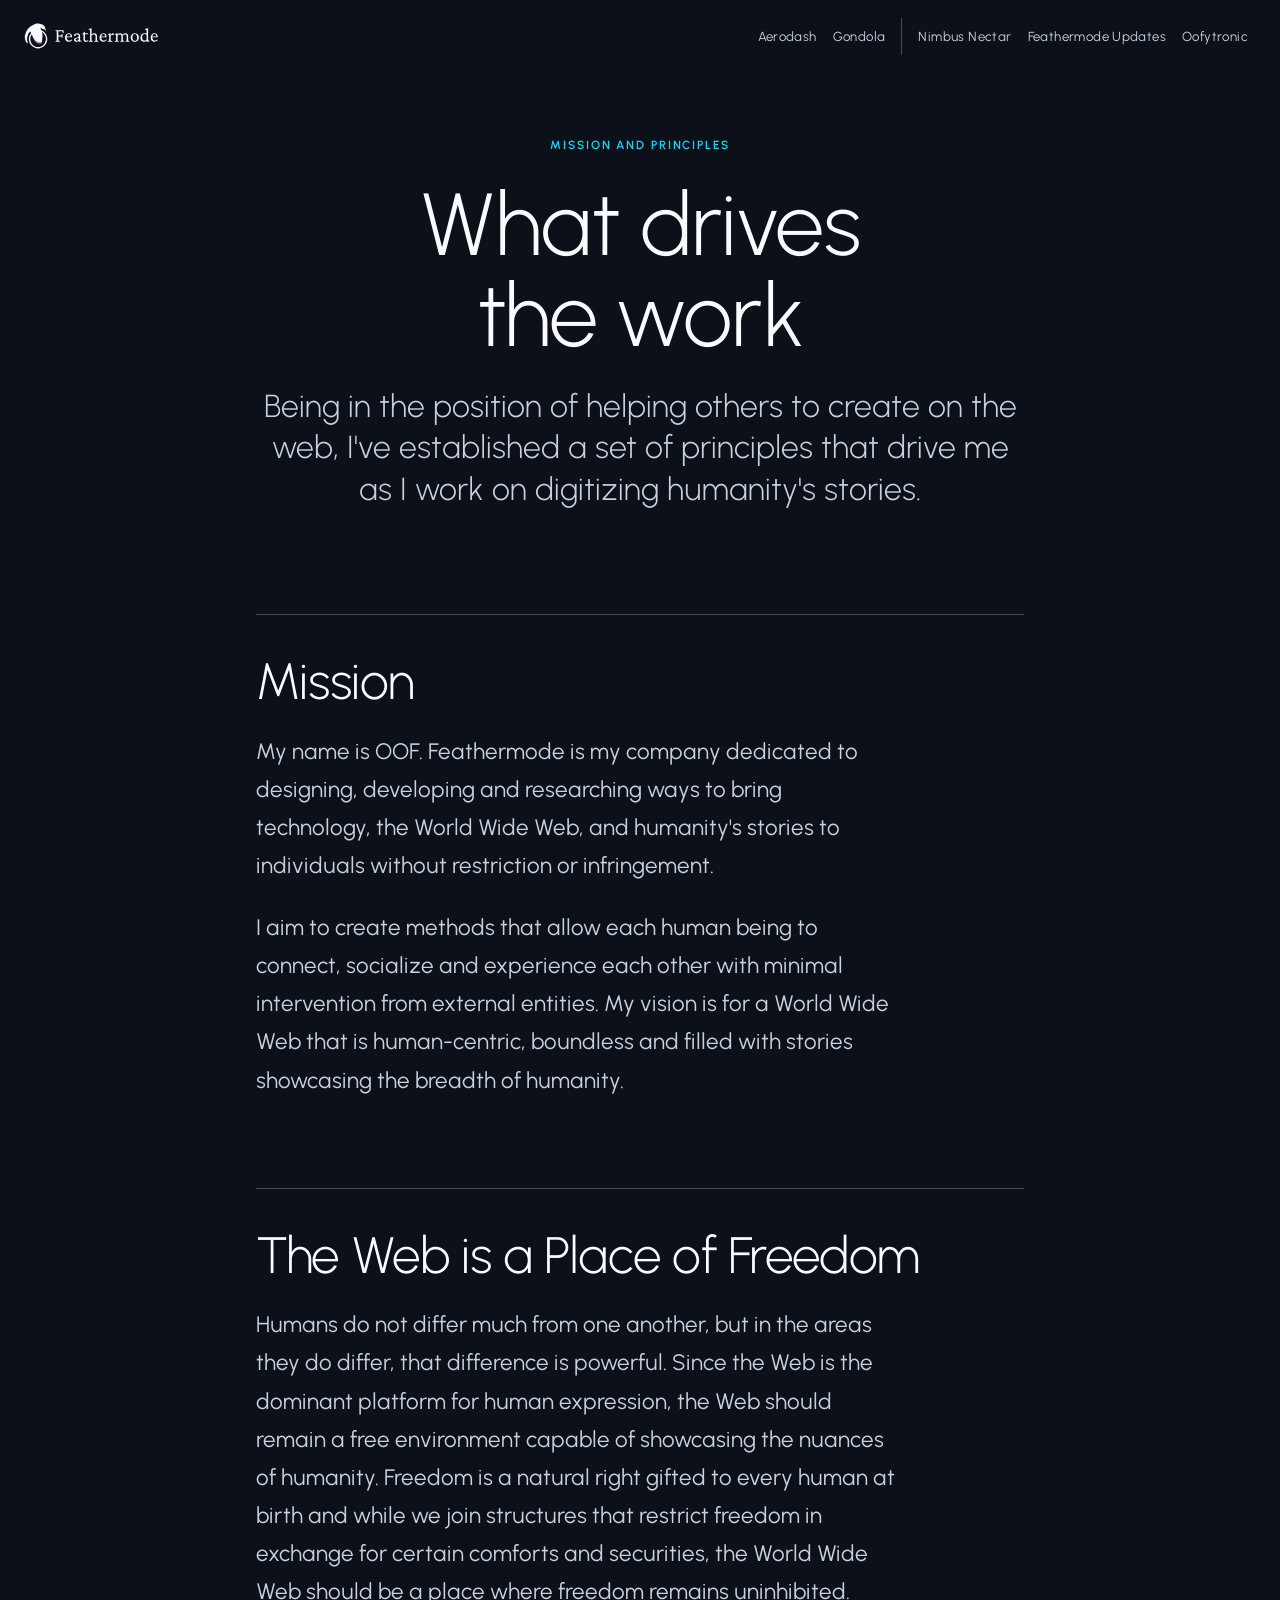
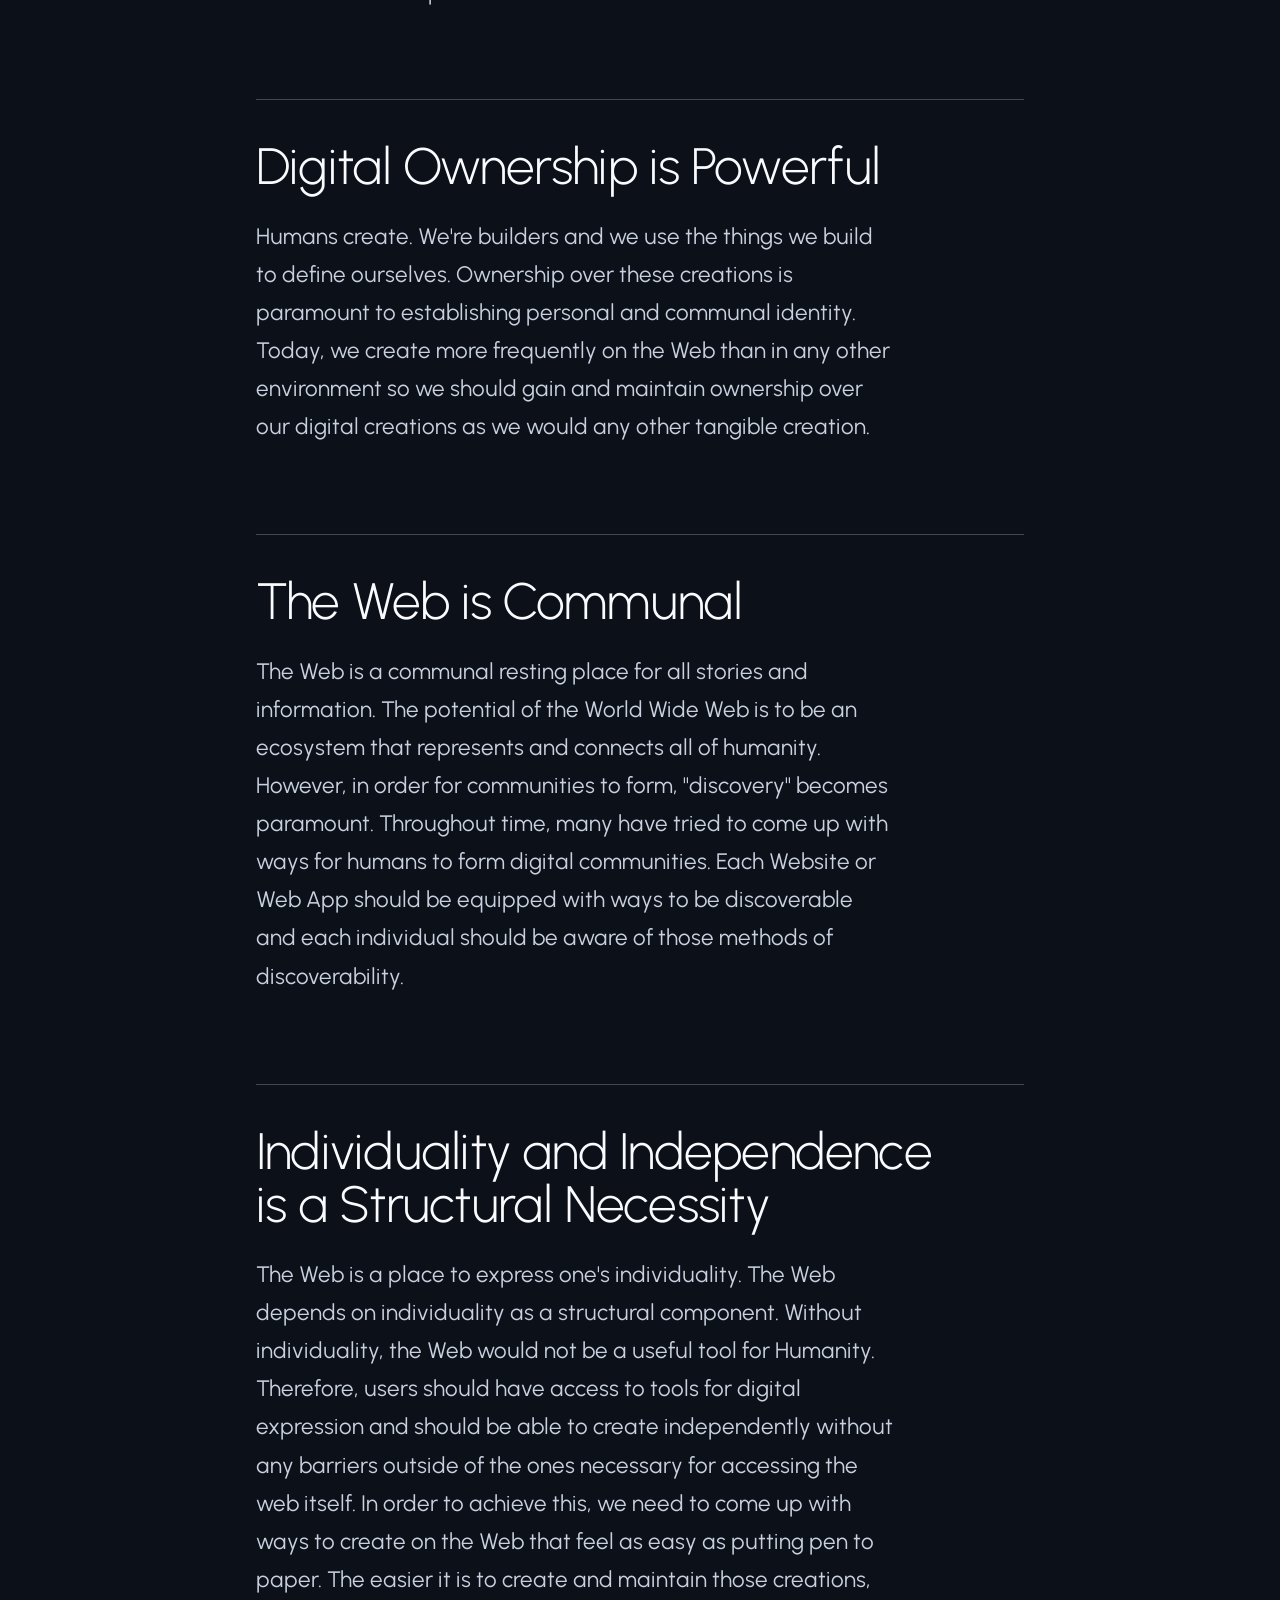
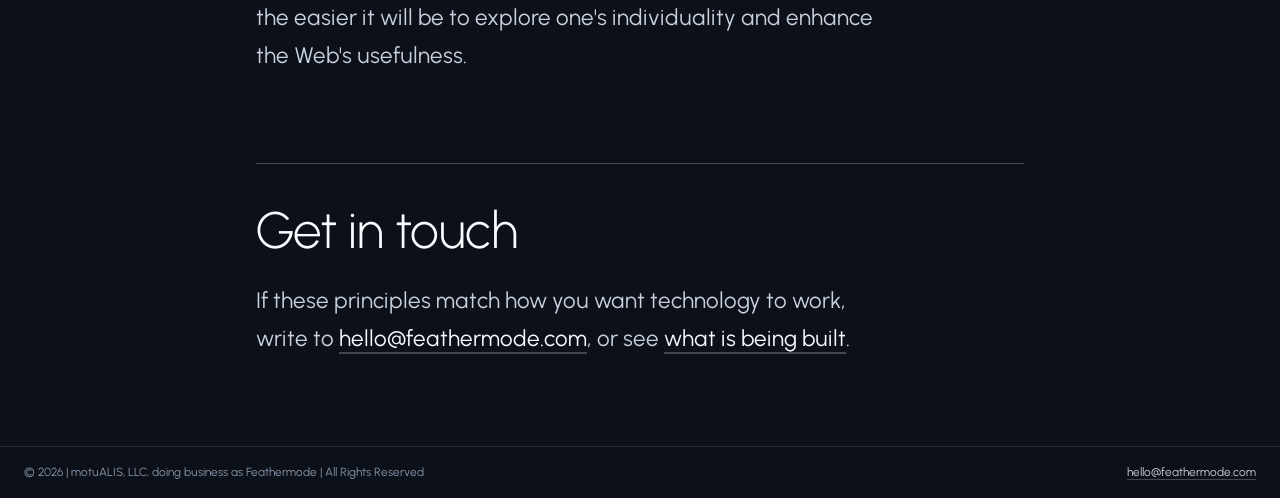
<file: principles/index.html>
<!doctype html>
<html lang="en">
<head>
  <meta charset="utf-8">
  <meta name="viewport" content="width=device-width, initial-scale=1, viewport-fit=cover">
  <title>Mission and principles | Feathermode</title>
  <meta name="author" content="Feathermode">
  <meta name="description" content="Feathermode is designing, developing and researching ways to make technology, the World Wide Web, and humanity's stories more accessible and without boundaries.">
  <meta name="keywords" content="digital freedom, peer-to-peer, local-first, decentralized, end-to-end encryption, web technologies">
  <meta name="theme-color" content="#0c1018">
  <link rel="canonical" href="https://feathermode.com/principles/">
  <meta property="og:title" content="Freedom-Focused Storytelling Technologies">
  <meta property="og:type" content="website">
  <meta property="og:url" content="https://feathermode.com/principles/">
  <meta property="og:site_name" content="Feathermode">
  <meta property="og:image" content="https://feathermode.com/assets/feathermode-icon.png">
  <meta property="og:description" content="Feathermode is designing, developing and researching ways to make technology, the World Wide Web, and humanity's stories more accessible and without boundaries.">
  <link rel="icon" type="image/svg+xml" href="../assets/favicon.svg">
  <link rel="stylesheet" href="../css/style.css">
  <script>document.documentElement.setAttribute('data-js','')</script>
  <script src="../js/main.js" defer></script>
</head>
<body>
<a class="skip-link" href="#main">Skip to content</a>
<header class="site-header">
  <div class="wrap">
    <a class="wordmark" href="../" data-scene="home" aria-label="Feathermode, home">
      <img class="wordmark__logo" src="../assets/feathermode_logo-light.svg" alt="" width="1440" height="272">
      <img class="wordmark__icon" src="../assets/feathermode-icon-light.svg" alt="" width="250" height="268">
    </a>
    <button type="button" class="drawer-toggle" aria-expanded="false" aria-controls="site-nav" aria-label="Open the menu" hidden><span class="drawer-toggle__chevron" aria-hidden="true"></span></button>
    <nav class="site-nav" id="site-nav" aria-label="Primary">
      <ul class="site-nav__group" aria-label="Platforms" data-label="Platforms">
        <li><a href="../#aerodash" data-scene="aerodash">Aerodash</a></li>
        <li><a href="../#gondola" data-scene="gondola">Gondola</a></li>
      </ul>
      <ul class="site-nav__group" aria-label="Writing" data-label="Writing">
        <li><a href="../#nimbus-nectar" data-scene="nimbus-nectar">Nimbus Nectar</a></li>
        <li><a href="../updates/" data-scene="updates">Feathermode Updates</a></li>
        <li><a href="https://oofytronic-site.vercel.app" data-scene="oofytronic" target="_blank" rel="noopener">Oofytronic<span class="visually-hidden"> (opens another site)</span></a></li>
      </ul>
    </nav>
  </div>
</header>
<main id="main">
<div class="page doc">
  <header class="article__header">
    <span class="eyebrow">Mission and principles</span>
    <h1 class="article__title">What drives the work</h1>
    <p class="article__dek">Being in the position of helping others to create on the web, I've established a set of principles that drive me as I work on digitizing humanity's stories.</p>
  </header>
    <section class="doc__section" aria-labelledby="mission">
      <h2 id="mission">Mission</h2>
      <p>My name is OOF. Feathermode is my company dedicated to designing, developing and researching ways to bring technology, the World Wide Web, and humanity's stories to individuals without restriction or infringement.</p>
      <p>I aim to create methods that allow each human being to connect, socialize and experience each other with minimal intervention from external entities. My vision is for a World Wide Web that is human-centric, boundless and filled with stories showcasing the breadth of humanity.</p>
    </section>
    <section class="doc__section" aria-labelledby="freedom">
      <h2 id="freedom">The Web is a Place of Freedom</h2>
      <p>Humans do not differ much from one another, but in the areas they do differ, that difference is powerful. Since the Web is the dominant platform for human expression, the Web should remain a free environment capable of showcasing the nuances of humanity. Freedom is a natural right gifted to every human at birth and while we join structures that restrict freedom in exchange for certain comforts and securities, the World Wide Web should be a place where freedom remains uninhibited.</p>
    </section>
    <section class="doc__section" aria-labelledby="ownership">
      <h2 id="ownership">Digital Ownership is Powerful</h2>
      <p>Humans create. We're builders and we use the things we build to define ourselves. Ownership over these creations is paramount to establishing personal and communal identity. Today, we create more frequently on the Web than in any other environment so we should gain and maintain ownership over our digital creations as we would any other tangible creation.</p>
    </section>
    <section class="doc__section" aria-labelledby="community">
      <h2 id="community">The Web is Communal</h2>
      <p>The Web is a communal resting place for all stories and information. The potential of the World Wide Web is to be an ecosystem that represents and connects all of humanity. However, in order for communities to form, "discovery" becomes paramount. Throughout time, many have tried to come up with ways for humans to form digital communities. Each Website or Web App should be equipped with ways to be discoverable and each individual should be aware of those methods of discoverability.</p>
    </section>
    <section class="doc__section" aria-labelledby="independence">
      <h2 id="independence">Individuality and Independence is a Structural Necessity</h2>
      <p>The Web is a place to express one's individuality. The Web depends on individuality as a structural component. Without individuality, the Web would not be a useful tool for Humanity. Therefore, users should have access to tools for digital expression and should be able to create independently without any barriers outside of the ones necessary for accessing the web itself. In order to achieve this, we need to come up with ways to create on the Web that feel as easy as putting pen to paper. The easier it is to create and maintain those creations, the easier it will be to explore one's individuality and enhance the Web's usefulness.</p>
    </section>
    <section class="doc__section" aria-labelledby="work">
      <h2 id="work">Get in touch</h2>
      <p>If these principles match how you want technology to work, write to <a href="mailto:hello@feathermode.com">hello@feathermode.com</a>, or see <a href="../">what is being built</a>.</p>
    </section>
</div>
</main>
<footer class="site-footer">
  <div class="wrap">
    <p>&copy; <span data-year>2026</span> | motuALIS, LLC, doing business as Feathermode | All Rights Reserved</p>
    <p><a href="mailto:hello@feathermode.com">hello@feathermode.com</a></p>
  </div>
</footer>
</body>
</html>
</file>
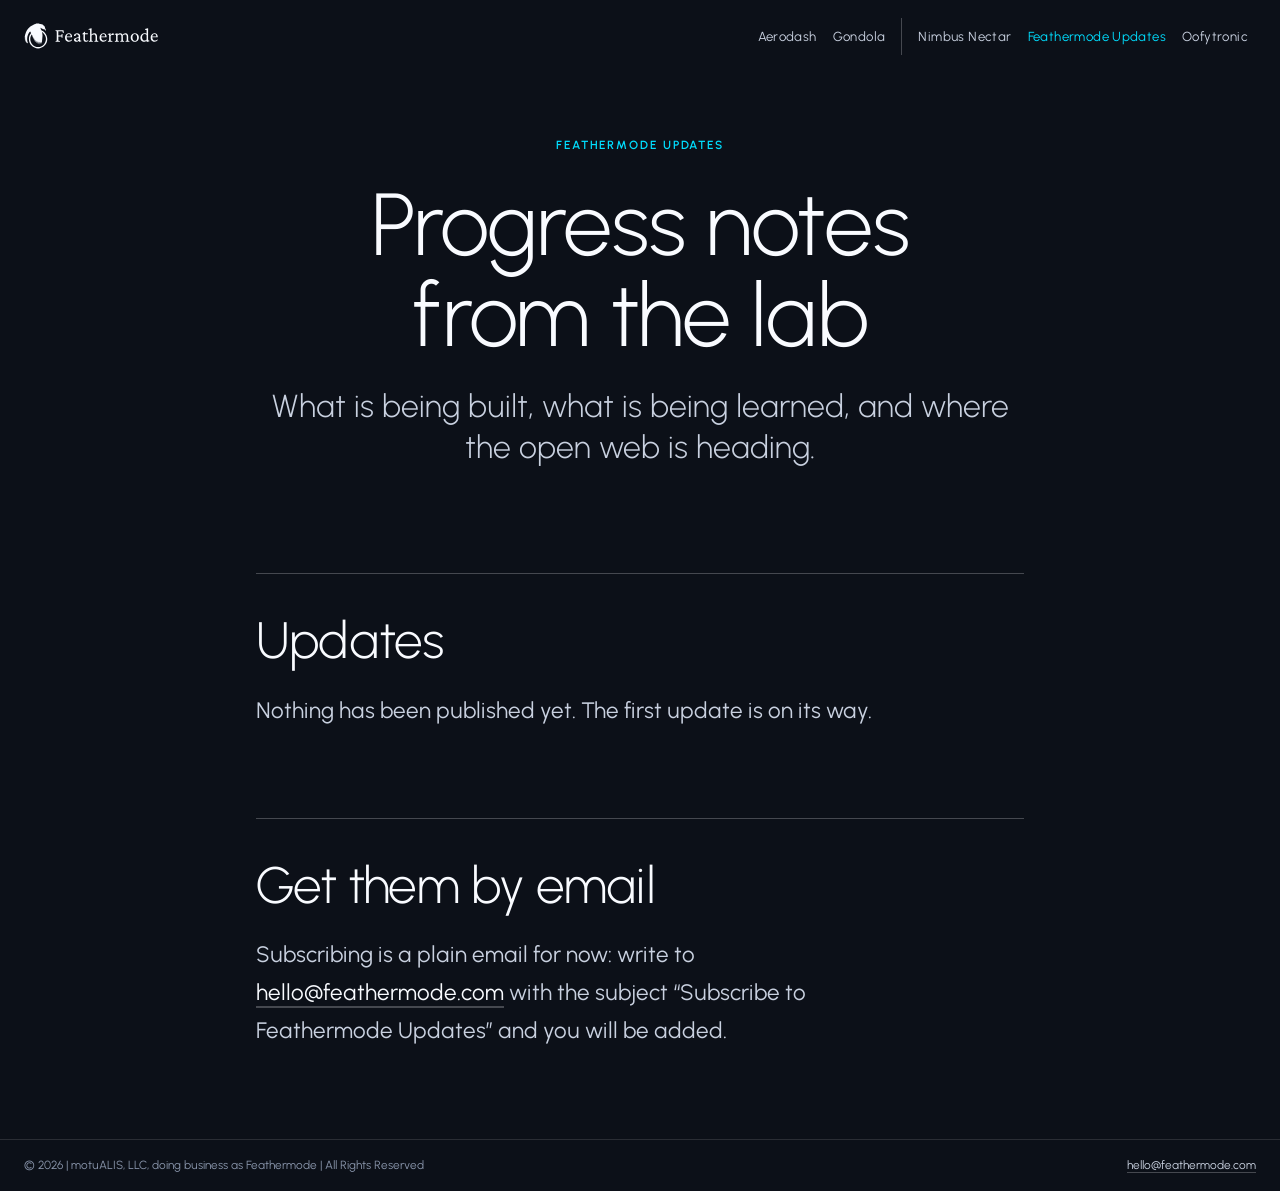
<file: updates/index.html>
<!doctype html>
<html lang="en">
<head>
  <meta charset="utf-8">
  <meta name="viewport" content="width=device-width, initial-scale=1, viewport-fit=cover">
  <title>Feathermode Updates | Feathermode</title>
  <meta name="author" content="Feathermode">
  <meta name="description" content="Feathermode is designing, developing and researching ways to make technology, the World Wide Web, and humanity's stories more accessible and without boundaries.">
  <meta name="keywords" content="digital freedom, peer-to-peer, local-first, decentralized, end-to-end encryption, web technologies">
  <meta name="theme-color" content="#0c1018">
  <link rel="canonical" href="https://feathermode.com/updates/">
  <meta property="og:title" content="Freedom-Focused Storytelling Technologies">
  <meta property="og:type" content="website">
  <meta property="og:url" content="https://feathermode.com/updates/">
  <meta property="og:site_name" content="Feathermode">
  <meta property="og:image" content="https://feathermode.com/assets/feathermode-icon.png">
  <meta property="og:description" content="Feathermode is designing, developing and researching ways to make technology, the World Wide Web, and humanity's stories more accessible and without boundaries.">
  <link rel="icon" type="image/svg+xml" href="../assets/favicon.svg">
  <link rel="stylesheet" href="../css/style.css">
  <script>document.documentElement.setAttribute('data-js','')</script>
  <script src="../js/main.js" defer></script>
</head>
<body>
<a class="skip-link" href="#main">Skip to content</a>
<header class="site-header">
  <div class="wrap">
    <a class="wordmark" href="../" data-scene="home" aria-label="Feathermode, home">
      <img class="wordmark__logo" src="../assets/feathermode_logo-light.svg" alt="" width="1440" height="272">
      <img class="wordmark__icon" src="../assets/feathermode-icon-light.svg" alt="" width="250" height="268">
    </a>
    <button type="button" class="drawer-toggle" aria-expanded="false" aria-controls="site-nav" aria-label="Open the menu" hidden><span class="drawer-toggle__chevron" aria-hidden="true"></span></button>
    <nav class="site-nav" id="site-nav" aria-label="Primary">
      <ul class="site-nav__group" aria-label="Platforms" data-label="Platforms">
        <li><a href="../#aerodash" data-scene="aerodash">Aerodash</a></li>
        <li><a href="../#gondola" data-scene="gondola">Gondola</a></li>
      </ul>
      <ul class="site-nav__group" aria-label="Writing" data-label="Writing">
        <li><a href="../#nimbus-nectar" data-scene="nimbus-nectar">Nimbus Nectar</a></li>
        <li><a href="./" data-scene="updates" aria-current="page">Feathermode Updates</a></li>
        <li><a href="https://oofytronic-site.vercel.app" data-scene="oofytronic" target="_blank" rel="noopener">Oofytronic<span class="visually-hidden"> (opens another site)</span></a></li>
      </ul>
    </nav>
  </div>
</header>
<main id="main">
<div class="page doc">
  <header class="article__header">
    <span class="eyebrow">Feathermode Updates</span>
    <h1 class="article__title">Progress notes from the lab</h1>
    <p class="article__dek">What is being built, what is being learned, and where the open web is heading.</p>
  </header>
    <section class="doc__section" aria-labelledby="posts">
      <h2 id="posts">Updates</h2>
      <p>Nothing has been published yet. The first update is on its way.</p>
    </section>
    <section class="doc__section" aria-labelledby="subscribe">
      <h2 id="subscribe">Get them by email</h2>
      <p>Subscribing is a plain email for now: write to <a href="mailto:hello@feathermode.com?subject=Subscribe%20to%20Feathermode%20Updates">hello@feathermode.com</a> with the subject &ldquo;Subscribe to Feathermode Updates&rdquo; and you will be added.</p>
    </section>
</div>
</main>
<footer class="site-footer">
  <div class="wrap">
    <p>&copy; <span data-year>2026</span> | motuALIS, LLC, doing business as Feathermode | All Rights Reserved</p>
    <p><a href="mailto:hello@feathermode.com">hello@feathermode.com</a></p>
  </div>
</footer>
</body>
</html>
</file>
<file: css/style.css>
@import url("tokens.css");

/* Urbanist, self-hosted (variable weight 100–900) */
@font-face {
  font-family: "Urbanist";
  src: url("../fonts/Urbanist-VariableFont_wght.ttf") format("truetype");
  font-weight: 100 900; font-style: normal; font-display: swap;
}
@font-face {
  font-family: "Urbanist";
  src: url("../fonts/Urbanist-Italic-VariableFont_wght.ttf") format("truetype");
  font-weight: 100 900; font-style: italic; font-display: swap;
}

/* ---------- Base ---------- */
*, *::before, *::after { box-sizing: border-box; }
html { color-scheme: dark; scroll-behavior: smooth; }
body {
  margin: 0; min-height: 100vh;
  font-family: var(--font-ui); font-size: var(--step-0); line-height: 1.6;
  color: var(--text); background: var(--bg);
  -webkit-font-smoothing: antialiased;
}
img, svg { max-width: 100%; display: block; }
a { color: inherit; text-decoration-color: var(--hairline-strong); text-underline-offset: 0.25em; }
a:hover { text-decoration-color: var(--accent); }
:focus-visible { outline: 1px solid var(--accent); outline-offset: 4px; }
::selection { background: var(--violet-500); color: var(--light-100); }
h1, h2, h3, p { margin: 0; }
h1, h2, h3 { text-wrap: balance; font-family: var(--font-display); font-weight: 300; letter-spacing: -0.015em; }
h1:focus, h2:focus { outline: none; }
ul { margin: 0; padding: 0; list-style: none; }

.wrap { width: min(100% - 2 * var(--space-4), var(--wrap)); margin-inline: auto; }
.visually-hidden { position: absolute; width: 1px; height: 1px; overflow: hidden; clip-path: inset(50%); white-space: nowrap; }
.skip-link { position: absolute; left: var(--space-3); top: -4rem; background: var(--accent); color: var(--slate-950); padding: var(--space-2) var(--space-3); z-index: 60; }
.skip-link:focus { top: var(--space-3); }
.eyebrow { font-size: var(--step--2); font-weight: 600; letter-spacing: var(--track-caps); text-transform: uppercase; color: var(--accent); }
.gradient-text { background: var(--brand-gradient); -webkit-background-clip: text; background-clip: text; color: transparent; -webkit-text-fill-color: transparent; }
@media (forced-colors: active) { .gradient-text { background: none; -webkit-text-fill-color: currentColor; color: CanvasText; } }

/* ---------- Corners: slightly rounded; the border colour is --edge so states change one property ---------- */
@property --edge { syntax: "<color>"; inherits: true; initial-value: transparent; }
.framed, .button { position: relative; border: 1px solid var(--edge); --edge: var(--hairline-strong); border-radius: var(--radius); }

/* ---------- Buttons ---------- */
.button {
  display: inline-block; padding: var(--space-3) var(--space-5);
  font-weight: 600; font-size: var(--step--1); letter-spacing: 0.06em; text-decoration: none;
  color: var(--text); transition: background var(--speed) var(--ease), color var(--speed), filter var(--speed);
}
.button:hover { color: var(--accent); }
.button--primary { background: var(--action-gradient); color: var(--slate-950); --edge: transparent; }
.button--primary:hover { color: var(--slate-950); filter: brightness(1.1) saturate(1.1); }
.button:focus-visible { outline-offset: -4px; outline-color: currentColor; }

/* ---------- Header: logo (left), nav (right) ---------- */
.site-header { position: relative; z-index: 40; }
.site-header .wrap {
  display: grid; grid-template-columns: auto 1fr; align-items: center; gap: var(--space-4);
  height: var(--header-h);
}
.site-header .site-nav { justify-self: end; }

/* The logo: the full lockup, or just the mark (no box) once another scene is showing */
.wordmark { display: grid; place-items: center start; justify-self: start; text-decoration: none; }
.wordmark > img { grid-area: 1 / 1; transition: opacity var(--speed) var(--ease); }
.wordmark__logo { height: 1.6rem; width: auto; }
.wordmark__icon { height: 1.6rem; width: auto; opacity: 0; }
.wordmark:focus-visible { outline-offset: 6px; }
html[data-scene]:not([data-scene="home"]) .wordmark__logo { opacity: 0; }
html[data-scene]:not([data-scene="home"]) .wordmark__icon { opacity: 1; }

/* Nav: platforms and writing, as two groups */
.site-nav { display: flex; align-items: center; }
.site-nav__group { display: flex; align-items: center; }
.site-nav__group + .site-nav__group { margin-left: var(--space-2); padding-left: var(--space-2); border-left: 1px solid var(--hairline-strong); }
.site-nav a {
  display: block; padding: var(--space-2) 0.5rem; white-space: nowrap;
  font-size: 0.82rem; letter-spacing: 0.03em; text-decoration: none; color: var(--text-soft);
  border-radius: var(--radius); transition: color var(--speed), background var(--speed) var(--ease);
}
.site-nav a:hover, .site-nav a:focus-visible { color: var(--text); background: color-mix(in srgb, var(--light-100) 8%, transparent); }
.site-nav a[aria-current] { color: var(--accent); }
.site-nav a:focus-visible { outline-offset: -2px; }

/* The drawer button only exists on narrow screens with JavaScript */
.drawer-toggle { display: none; }
.drawer-toggle__chevron { width: 0.6rem; height: 0.6rem; border-left: 1.5px solid currentColor; border-top: 1.5px solid currentColor; transform: translateY(2px) rotate(45deg); transition: transform var(--speed) var(--ease); }

/* Below 50rem the nav no longer fits beside the logo. Without JavaScript it simply wraps under the logo.
   With JavaScript the header becomes a slim bar along the bottom: logo on the left, an up-arrow button on the
   right that slides the links up as a drawer, and a down arrow to put them away again. */
@media (max-width: 50rem) {
  .site-header .wrap { grid-template-columns: 1fr; gap: var(--space-2); height: auto; padding-block: var(--space-3); }
  .site-header .site-nav { justify-self: start; flex-wrap: wrap; }
  .site-nav__group { flex-wrap: wrap; }
  .site-nav__group + .site-nav__group { margin: 0; padding: 0; border: 0; }

  html[data-js] { --bar-h: 3.5rem; }
  html[data-js] body { padding-bottom: var(--bar-h); }
  html[data-js] .site-header {
    position: fixed; z-index: 45; inset: auto 0 0 0;
    padding-bottom: env(safe-area-inset-bottom);
    background: color-mix(in srgb, var(--bg) 92%, transparent); border-top: 1px solid var(--hairline-strong);
    -webkit-backdrop-filter: blur(14px); backdrop-filter: blur(14px);
  }
  html[data-js] .site-header .wrap { display: flex; justify-content: space-between; align-items: center; gap: var(--space-3); height: 3.5rem; padding-block: 0; }
  html[data-js] .wordmark__logo, html[data-js] .wordmark__icon { height: 1.4rem; }
  html[data-js] .drawer-toggle {
    display: inline-grid; place-items: center; width: 2.75rem; height: 2.75rem; padding: 0; cursor: pointer;
    color: var(--text-soft); background: none; border: 1px solid var(--hairline-strong); border-radius: var(--radius);
    transition: color var(--speed), background var(--speed) var(--ease);
  }
  html[data-js] .drawer-toggle:hover, html[data-js][data-drawer-open] .drawer-toggle { color: var(--accent); }
  html[data-js][data-drawer-open] .drawer-toggle__chevron { transform: translateY(-2px) rotate(225deg); }
  html[data-js] .drawer-toggle:focus-visible { outline-offset: 2px; }

  html[data-js] .site-header .site-nav {
    position: absolute; left: 0; right: 0; bottom: 100%; z-index: -1;
    display: grid; gap: var(--space-3); align-items: start; justify-self: stretch;
    max-height: calc(100dvh - 3.5rem - var(--space-4)); overflow-y: auto;
    padding: var(--space-3) var(--space-4) var(--space-4);
    background: var(--surface); border-top: 1px solid var(--hairline-strong);
    opacity: 0; visibility: hidden; transform: translateY(1.5rem);
    transition: opacity var(--speed) var(--ease), transform var(--speed) var(--ease), visibility 0s linear var(--speed);
  }
  html[data-js][data-drawer-open] .site-header .site-nav { opacity: 1; visibility: visible; transform: none; transition-delay: 0s; }
  html[data-js] .site-nav__group { display: grid; gap: 0; }
  html[data-js] .site-nav__group::before { content: attr(data-label); padding-bottom: var(--space-1); font-size: var(--step--2); font-weight: 600; letter-spacing: var(--track-caps); text-transform: uppercase; color: var(--text-muted); }
  html[data-js] .site-nav a { padding: var(--space-3) var(--space-2); font-size: var(--step-0); border-top: 1px solid var(--hairline); border-radius: 0; }
  html[data-js] .site-nav__group + .site-nav__group { margin: 0; }
}
@media (max-width: 50rem) and (max-height: 34rem) { html[data-js] .site-footer { display: none; } }
@media (prefers-reduced-motion: reduce) { .drawer-toggle__chevron, html[data-js] .site-header .site-nav { transition: none !important; } }

/* ---------- Scenes ----------
   Baseline (no JavaScript): the scenes are ordinary stacked sections.
   Enhanced (html[data-scenes]): one screen that never scrolls; all scenes sit in the same cell and the
   one named by html[data-scene] is shown. js/main.js picks it from hover, focus and clicks on the nav. */
.scene { display: grid; place-items: center; text-align: center; padding: var(--space-6) var(--space-4); }
.scene__body { width: min(100%, 52rem); display: grid; justify-items: center; gap: var(--space-3); }
.scene__kicker { display: flex; flex-wrap: wrap; justify-content: center; align-items: center; gap: var(--space-2) var(--space-4); font-size: var(--step--2); font-weight: 600; letter-spacing: var(--track-caps); text-transform: uppercase; color: var(--accent); }
.scene h1, .scene h2 { font-size: min(var(--step-4), 9.5vh); line-height: 1.02; max-width: 18ch; }
.scene--home h1 { max-width: 20ch; }
.scene__lede { max-width: 40rem; color: var(--text-soft); font-size: var(--step-1); }
.scene__note { max-width: 38rem; color: var(--text-muted); font-size: var(--step--1); }
.scene__tags { display: flex; flex-wrap: wrap; justify-content: center; gap: var(--space-2); }
.scene__tags li { font-size: var(--step--1); color: var(--text-soft); border: 1px solid var(--hairline-strong); border-radius: var(--radius); padding: 0.1rem var(--space-2); }
.scene__cta { margin-top: var(--space-3); }
.scene__soon { font-size: var(--step--1); color: var(--text-muted); letter-spacing: 0.06em; }
.scene__hint { font-size: var(--step--2); letter-spacing: var(--track-caps); text-transform: uppercase; color: var(--text-muted); }
.hint--touch { display: none; }
@media (hover: none) { .hint--hover { display: none; } .hint--touch { display: inline; } }

.status { display: inline-flex; align-items: center; gap: var(--space-2); color: var(--text-soft); }
.status::before { content: ""; width: 0.5rem; height: 0.5rem; border-radius: 50%; background: var(--slate-400); }
.status[data-status="exploration"] { color: var(--accent); }
.status[data-status="exploration"]::before { background: var(--accent); }
.status[data-status="in-development"]::before { background: var(--blue-500); }

html:not([data-scenes]) .scene { border-top: 1px solid var(--hairline); padding-block: var(--space-7); }

html[data-scenes] body { height: 100vh; height: 100dvh; display: grid; grid-template-rows: auto minmax(0, 1fr) auto; overflow: hidden; }
html[data-scenes] .scenes { display: grid; position: relative; min-height: 0; }
html[data-scenes] .scene { grid-area: 1 / 1; min-height: 0; padding-block: var(--space-3); overflow: hidden; opacity: 0; visibility: hidden; transform: translateY(0.6rem); transition: opacity var(--speed) var(--ease), transform var(--speed) var(--ease), visibility 0s linear var(--speed); }
html[data-scenes] .scene.is-active { opacity: 1; visibility: visible; transform: none; transition-delay: 0s; }

/* Each scene has its own glow behind it */
@property --g1 { syntax: "<color>"; inherits: true; initial-value: #7b0fff; }
@property --g2 { syntax: "<color>"; inherits: true; initial-value: #177efe; }
@property --gx { syntax: "<percentage>"; inherits: true; initial-value: 50%; }
html { --g1: var(--violet-500); --g2: var(--blue-500); --gx: 50%; }
html[data-scene="aerodash"] { --g1: var(--cyan-400); --g2: var(--blue-500); --gx: 20%; }
html[data-scene="gondola"] { --g1: var(--blue-500); --g2: var(--cyan-400); --gx: 80%; }
html[data-scene="nimbus-nectar"] { --g1: var(--violet-500); --g2: #d6479b; --gx: 35%; }
html[data-scene="updates"] { --g1: var(--cyan-400); --g2: var(--violet-500); --gx: 65%; }
html[data-scene="oofytronic"] { --g1: #c9a35a; --g2: var(--violet-500); --gx: 50%; }
html[data-scenes] { background: var(--bg); overflow: hidden; overscroll-behavior: none; }
html[data-scenes] body {
  background:
    radial-gradient(55% 60% at var(--gx) -5%, color-mix(in srgb, var(--g1) 36%, transparent), transparent 72%),
    radial-gradient(45% 45% at calc(100% - var(--gx)) 105%, color-mix(in srgb, var(--g2) 24%, transparent), transparent 70%),
    var(--bg);
}
html[data-scenes] { transition: --g1 600ms var(--ease), --g2 600ms var(--ease), --gx 600ms var(--ease); }
@media (prefers-reduced-motion: reduce) {
  html[data-scenes], html[data-scenes] .scene, .wordmark > img { transition: none; }
}

/* Short screens: secondary text stays for assistive technology but is visually hidden */
@media (max-height: 42rem) {
  html[data-scenes] .scene__note, html[data-scenes] .scene__tags, html[data-scenes] .scene__hint { position: absolute; width: 1px; height: 1px; overflow: hidden; clip-path: inset(50%); margin: 0; }
}
@media (max-height: 42rem) {
  html[data-scenes] .scene__body { gap: var(--space-2); }
  html[data-scenes] .scene__lede { font-size: 0.98rem; line-height: 1.5; }
  html[data-scenes] .scene__cta { margin-top: var(--space-2); }
}
@media (max-height: 34rem) {
  html[data-scenes] .scene h1, html[data-scenes] .scene h2 { font-size: clamp(1.8rem, 9vh, 2.6rem); }
  html[data-scenes] .scene__lede { font-size: 0.9rem; }
  html[data-scenes] .button { padding-block: var(--space-2); }
}
@media (max-width: 40rem) {
  .scene h1, .scene h2 { font-size: min(clamp(2.4rem, 11vw, 3.2rem), 9.5vh); }
  .scene__lede { font-size: var(--step-0); }
}
@media (max-width: 40rem) and (max-height: 42rem) { .site-footer { font-size: 0.66rem; padding-block: var(--space-2); } }

/* ---------- Pages that scroll (principles, updates) ---------- */
.page { width: min(100% - 2 * var(--space-4), var(--measure-wide)); margin-inline: auto; padding-bottom: var(--space-6); }
.article__header { text-align: center; max-width: 48rem; margin: 0 auto var(--space-5); padding-top: var(--space-6); }
.article__header .eyebrow { display: block; margin-bottom: var(--space-4); }
.article__title { font-size: var(--step-4); line-height: 1.04; margin-bottom: var(--space-4); }
.article__dek { font-size: var(--step-2); line-height: 1.3; font-weight: 300; color: var(--text-soft); }
.doc__section { padding-block: var(--space-6) 0; }
.doc h2 { font-size: var(--step-3); line-height: 1.05; margin-bottom: var(--space-4); border-top: 1px solid var(--hairline-strong); padding-top: var(--space-5); }
.doc__section p { font-size: var(--step-1); line-height: 1.7; color: var(--text-soft); margin-bottom: var(--space-4); max-width: var(--measure); }
.doc__section a { color: var(--text); }
.doc__section a:hover { color: var(--accent); }

/* ---------- Footer ---------- */
.site-footer { border-top: 1px solid var(--hairline); padding-block: var(--space-3); color: var(--text-muted); font-size: var(--step--2); }
.site-footer .wrap { display: flex; flex-wrap: wrap; justify-content: space-between; align-items: center; gap: var(--space-1) var(--space-4); }
.site-footer a { color: var(--text-soft); }
@media (max-width: 40rem) { .site-footer .wrap { justify-content: center; text-align: center; } }

/* Phones: the footer and the nav bar make a heavy block at the bottom, so lift the scene's centre a little */
@media (max-width: 50rem) and (min-height: 44rem) {
  html[data-scenes] .scene { padding-bottom: clamp(0.5rem, 6vh, 3.5rem); }
}

/* Phones: the header is a fixed bar and out of the grid, so the grid is just the scene and the footer */
@media (max-width: 50rem) {
  html[data-scenes] body { grid-template-rows: minmax(0, 1fr) auto; }
}

/* Very small phones (320x568): trim the welcome text a little */
@media (max-width: 40rem) and (max-height: 36rem) {
  html[data-scenes] .scene__lede { font-size: 0.9rem; }
  html[data-scenes] .scene h1, html[data-scenes] .scene h2 { font-size: min(2.4rem, 8.5vh); }
}

/* With a mouse and the nav along the top, a scene is only showing while its link is hovered, and clicking the
   link goes where the scene's button would, so the button is dropped. Touch and the phone drawer keep it. */
@media (hover: hover) and (min-width: 50.0625rem) {
  .scene:not(.scene--home) .scene__cta:has(.button) { display: none; }
}
</file>
<file: communication/css/style.css>
/* ============================================================
   Feathermode — Homepage Styles
   Built from the Feathermode design system (parchment palettes)
   ============================================================ */

:root {
  --color-bg:       #EDEADE;
  --color-ink:      #1C1917;
  --color-ink-2:    #44403C;
  --color-ink-3:    #7A6A58;
  --color-accent:   #16446F;
  --color-accent-2: rgba(22,68,111,0.15);
  --color-accent-3: rgba(22,68,111,0.08);
  --color-on-accent: #fff;
  --color-border:   rgba(44,40,36,0.18);
  --color-border-2: rgba(44,40,36,0.10);
  --color-card-bg:  rgba(255,255,255,0.35);

  --font-serif: 'Crimson Pro', Georgia, serif;
  --font-sans:  'DM Sans', system-ui, sans-serif;

  --text-xxs:  0.68rem;
  --text-xs:   0.75rem;
  --text-sm:   0.875rem;
  --text-base: 1rem;
  --text-md:   1.125rem;
  --text-lg:   1.375rem;
  --text-xl:   1.75rem;
  --text-2xl:  2.25rem;
  --text-hero: 3.5rem;

  --space-1:  0.25rem;
  --space-2:  0.5rem;
  --space-3:  0.75rem;
  --space-4:  1rem;
  --space-5:  1.25rem;
  --space-6:  1.5rem;
  --space-8:  2rem;
  --space-10: 2.5rem;
  --space-12: 3rem;
  --space-16: 4rem;

  --radius-sm:   8px;
  --radius-md:   14px;
  --radius-lg:   20px;
  --radius-full: 999px;

  --shadow-sm: 0 2px 8px rgba(44,36,22,0.08);
  --shadow-md: 0 8px 32px rgba(44,36,22,0.12);
  --shadow-lg: 0 12px 48px rgba(44,36,22,0.18);

  --ease-out:    cubic-bezier(0.4, 0, 0.2, 1);
  --ease-spring: cubic-bezier(0.34, 1.56, 0.64, 1);

  --t-fast:  0.15s;
  --t-mid:   0.28s;
  --t-slow:  0.45s;
  --t-theme: 0.6s;

  --max-w-write: 680px;
  --max-w-page:  1080px;
  --touch:       44px;
}

[data-palette="parchment-dark"] {
  --color-bg:       #1C1917;
  --color-ink:      #EDEADE;
  --color-ink-2:    #C4B49A;
  --color-ink-3:    #7A6A58;
  --color-accent:   #66A5E1;
  --color-accent-2: rgba(102,165,225,0.18);
  --color-accent-3: rgba(102,165,225,0.10);
  --color-on-accent: #16233A;
  --color-border:   rgba(196,180,154,0.18);
  --color-border-2: rgba(196,180,154,0.10);
  --color-card-bg:  rgba(237,234,222,0.06);
}

/* ─── Reset / Base ───────────────────────────────────────────── */
*, *::before, *::after { box-sizing: border-box; margin: 0; padding: 0; }

html { font-size: 16px; scroll-behavior: smooth; overflow-x: hidden; }

body {
  background: var(--color-bg);
  color: var(--color-ink);
  font-family: var(--font-sans);
  font-size: var(--text-base);
  line-height: 1.6;
  overflow-x: hidden;
  transition: background var(--t-theme) ease, color var(--t-theme) ease;
}

a { color: inherit; }

ul { list-style: none; }

/* ─── Lock screen ────────────────────────────────────────────── */
[data-locked="true"] body { overflow: hidden; height: 100vh; }
[data-locked="true"] .site-header,
[data-locked="true"] main,
[data-locked="true"] .site-footer { display: none; }
[data-locked="false"] .lock-screen { display: none; }

.lock-screen {
  position: fixed;
  inset: 0;
  z-index: 1000;
  display: flex;
  align-items: center;
  justify-content: center;
  padding: var(--space-6);
  background: var(--color-bg);
}

.lock-card {
  width: 100%;
  max-width: 420px;
  display: flex;
  flex-direction: column;
  align-items: center;
  gap: var(--space-4);
  text-align: center;
  padding: var(--space-10) var(--space-8);
  background: var(--color-card-bg);
  border: 1px solid var(--color-border);
  border-radius: var(--radius-lg);
  box-shadow: var(--shadow-lg);
  backdrop-filter: blur(12px);
  animation: fadeUp var(--t-slow) var(--ease-out) both;
}

.lock-brand {
  font-family: var(--font-serif);
  font-weight: 300;
  font-size: var(--text-2xl);
  color: var(--color-ink);
}

.lock-vision {
  font-size: var(--text-sm);
  color: var(--color-ink-2);
  line-height: 1.7;
}

.lock-form {
  display: flex;
  gap: var(--space-3);
  width: 100%;
  margin-top: var(--space-2);
}

.lock-form input {
  flex: 1;
  min-width: 0;
  font-family: var(--font-sans);
  font-size: var(--text-base);
  color: var(--color-ink);
  background: var(--color-card-bg);
  border: 1.5px solid var(--color-border);
  border-radius: var(--radius-full);
  padding: var(--space-3) var(--space-5);
  outline: none;
  transition: border-color var(--t-fast) ease;
}

.lock-form input:focus { border-color: var(--color-ink-2); }
.lock-form input::placeholder { color: var(--color-ink-3); }

.lock-error {
  font-size: var(--text-xs);
  color: var(--color-accent);
  min-height: 1em;
}

.lock-error.shake { animation: shake 0.4s var(--ease-out); }

@keyframes shake {
  10%, 90% { transform: translateX(-2px); }
  20%, 80% { transform: translateX(3px); }
  30%, 50%, 70% { transform: translateX(-5px); }
  40%, 60% { transform: translateX(5px); }
}

@media (max-width: 420px) {
  .lock-form { flex-direction: column; }
}

/* ─── Decorative sky layer ───────────────────────────────────── */
.sky {
  position: fixed;
  inset: 0;
  z-index: 0;
  pointer-events: none;
  overflow: hidden;
  color: var(--color-accent);
}

.sky-glow {
  position: absolute;
  inset: 0;
  width: 100%;
  height: 100%;
  opacity: 0.9;
  transition: color var(--t-theme) ease;
}

/* ─── Header ──────────────────────────────────────────────────── */
.site-header {
  position: sticky;
  top: 0;
  z-index: 100;
  background: color-mix(in srgb, var(--color-bg) 82%, transparent);
  backdrop-filter: blur(12px);
  border-bottom: 1px solid var(--color-border-2);
  transition: background var(--t-theme) ease, border-color var(--t-theme) ease;
}

.site-header-inner {
  max-width: var(--max-w-page);
  margin: 0 auto;
  padding: var(--space-4) var(--space-6);
  display: flex;
  align-items: center;
  justify-content: space-between;
  gap: var(--space-4);
}

.brand {
  display: flex;
  align-items: center;
  gap: var(--space-2);
  font-family: var(--font-serif);
  font-weight: 400;
  font-size: var(--text-lg);
  color: var(--color-ink);
  text-decoration: none;
  flex-shrink: 0;
}

.site-nav {
  display: flex;
  gap: var(--space-6);
  flex: 1;
  justify-content: center;
}

.site-nav a {
  font-family: var(--font-sans);
  font-size: var(--text-sm);
  font-weight: 400;
  color: var(--color-ink-2);
  text-decoration: none;
  padding: var(--space-2) 0;
  border-bottom: 1px solid transparent;
  transition: color var(--t-fast) ease, border-color var(--t-fast) ease;
}

.site-nav a:hover {
  color: var(--color-accent);
  border-color: var(--color-accent);
}

@media (max-width: 640px) {
  .site-nav { display: none; }
}

.theme-toggle {
  width: var(--touch);
  height: var(--touch);
  border-radius: var(--radius-full);
  border: 1.5px solid var(--color-border);
  background: var(--color-card-bg);
  color: var(--color-ink-2);
  cursor: pointer;
  display: flex;
  align-items: center;
  justify-content: center;
  flex-shrink: 0;
  transition: background var(--t-fast) ease, color var(--t-fast) ease, border-color var(--t-fast) ease;
}

.theme-toggle:hover {
  background: var(--color-accent-3);
  color: var(--color-accent);
  border-color: var(--color-accent);
}

.theme-toggle .icon-moon { display: none; }
[data-palette="parchment-dark"] .theme-toggle .icon-sun { display: none; }
[data-palette="parchment-dark"] .theme-toggle .icon-moon { display: flex; }

/* ─── Layout helpers ─────────────────────────────────────────── */
main {
  position: relative;
  z-index: 10;
}

section {
  max-width: var(--max-w-page);
  margin: 0 auto;
  padding: var(--space-16) var(--space-6);
}

.section-head {
  max-width: var(--max-w-write);
  margin: 0 auto var(--space-10);
  text-align: center;
}

.section-title {
  font-family: var(--font-serif);
  font-weight: 300;
  font-size: var(--text-2xl);
  color: var(--color-ink);
  line-height: 1.2;
  margin-bottom: var(--space-3);
}

.section-desc {
  font-size: var(--text-md);
  color: var(--color-ink-2);
  line-height: 1.7;
}

/* ─── Hero ───────────────────────────────────────────────────── */
.hero {
  padding-top: clamp(var(--space-12), 12vw, var(--space-16));
  padding-bottom: var(--space-16);
  max-width: var(--max-w-write);
  text-align: left;
  animation: fadeUp var(--t-slow) var(--ease-out) both;
}

.eyebrow {
  font-family: var(--font-sans);
  font-size: var(--text-xs);
  font-weight: 600;
  letter-spacing: 0.12em;
  text-transform: uppercase;
  color: var(--color-accent);
  margin-bottom: var(--space-5);
}

.hero-title {
  font-family: var(--font-serif);
  font-weight: 300;
  font-size: clamp(2.75rem, 8vw, var(--text-hero));
  line-height: 1.05;
  letter-spacing: -0.01em;
  color: var(--color-ink);
  margin-bottom: var(--space-5);
}

.hero-tagline {
  font-family: var(--font-serif);
  font-style: italic;
  font-weight: 400;
  font-size: var(--text-xl);
  color: var(--color-ink-2);
  line-height: 1.4;
  max-width: 34ch;
  margin-bottom: var(--space-6);
}

.hero-body {
  font-size: var(--text-md);
  color: var(--color-ink-2);
  line-height: 1.75;
  max-width: 62ch;
  margin-bottom: var(--space-8);
}

.hero-actions {
  display: flex;
  flex-wrap: wrap;
  gap: var(--space-4);
}

/* ─── Buttons ────────────────────────────────────────────────── */
.btn-primary {
  font-family: var(--font-sans);
  font-size: var(--text-sm);
  font-weight: 600;
  padding: var(--space-3) var(--space-6);
  border-radius: var(--radius-full);
  border: none;
  background: var(--color-accent);
  color: var(--color-on-accent);
  cursor: pointer;
  text-decoration: none;
  display: inline-flex;
  align-items: center;
  gap: var(--space-1);
  transition: opacity var(--t-fast) ease, transform var(--t-fast) var(--ease-spring);
}

.btn-primary:hover { opacity: 0.88; transform: translateY(-1px); }
.btn-primary:active { transform: translateY(0); }

.btn-ghost {
  font-family: var(--font-sans);
  font-size: var(--text-sm);
  font-weight: 600;
  padding: var(--space-3) var(--space-6);
  border-radius: var(--radius-full);
  border: 1.5px solid var(--color-border);
  background: transparent;
  color: var(--color-ink-2);
  cursor: pointer;
  text-decoration: none;
  display: inline-flex;
  align-items: center;
  transition: background var(--t-fast) ease, border-color var(--t-fast) ease, color var(--t-fast) ease;
}

.btn-ghost:hover {
  background: var(--color-accent-3);
  border-color: var(--color-accent);
  color: var(--color-accent);
}

/* ─── Shared chip ────────────────────────────────────────────── */
.chip-neutral {
  display: inline-block;
  font-family: var(--font-sans);
  font-size: var(--text-xxs);
  font-weight: 600;
  letter-spacing: 0.06em;
  text-transform: uppercase;
  padding: 3px var(--space-3);
  border-radius: var(--radius-full);
  border: 1px solid var(--color-border);
  background: var(--color-card-bg);
  color: var(--color-ink-2);
  margin-bottom: var(--space-4);
}

/* ─── The gap ────────────────────────────────────────────────── */
.gap-grid {
  display: grid;
  grid-template-columns: repeat(auto-fit, minmax(220px, 1fr));
  gap: var(--space-4);
  margin-bottom: var(--space-8);
}

.gap-card {
  background: var(--color-card-bg);
  border: 1px solid var(--color-border);
  border-radius: var(--radius-md);
  padding: var(--space-5);
  backdrop-filter: blur(8px);
}

.gap-card-title {
  font-family: var(--font-sans);
  font-size: var(--text-sm);
  font-weight: 600;
  color: var(--color-ink);
  margin-bottom: var(--space-2);
}

.gap-card-desc {
  font-size: var(--text-sm);
  color: var(--color-ink-2);
  line-height: 1.6;
}

.gap-resolve {
  text-align: center;
  font-family: var(--font-serif);
  font-style: italic;
  font-size: var(--text-lg);
  color: var(--color-ink);
}

/* ─── Pillars ────────────────────────────────────────────────── */
.pillars-grid {
  display: grid;
  grid-template-columns: repeat(auto-fit, minmax(260px, 1fr));
  gap: var(--space-5);
}

.pillar-card {
  background: var(--color-card-bg);
  border: 1px solid var(--color-border);
  border-radius: var(--radius-md);
  padding: var(--space-6);
  box-shadow: var(--shadow-sm);
  backdrop-filter: blur(8px);
  transition: box-shadow var(--t-mid) ease, transform var(--t-mid) ease;
}

.pillar-card:hover {
  box-shadow: var(--shadow-md);
  transform: translateY(-2px);
}

.pillar-card-title {
  font-family: var(--font-serif);
  font-weight: 400;
  font-size: var(--text-lg);
  color: var(--color-ink);
  margin-bottom: var(--space-2);
}

.pillar-card-desc {
  font-size: var(--text-sm);
  color: var(--color-ink-2);
  line-height: 1.7;
}

/* ─── Audience ───────────────────────────────────────────────── */
.audience-grid {
  display: grid;
  grid-template-columns: repeat(auto-fit, minmax(240px, 1fr));
  gap: var(--space-5);
}

.audience-card {
  border: 1px solid var(--color-border);
  border-radius: var(--radius-md);
  padding: var(--space-6);
  background: var(--color-card-bg);
  backdrop-filter: blur(8px);
}

.audience-card .chip-neutral { margin-bottom: var(--space-3); }

.audience-card-desc {
  font-size: var(--text-sm);
  color: var(--color-ink-2);
  line-height: 1.7;
}

/* ─── Compare ────────────────────────────────────────────────── */
.sr-only {
  position: absolute;
  width: 1px;
  height: 1px;
  padding: 0;
  margin: -1px;
  overflow: hidden;
  clip: rect(0, 0, 0, 0);
  white-space: nowrap;
  border: 0;
}

.compare-table-wrap {
  overflow-x: auto;
  border: 1px solid var(--color-border);
  border-radius: var(--radius-md);
  background: var(--color-card-bg);
  backdrop-filter: blur(8px);
  margin-bottom: var(--space-6);
}

.compare-table {
  width: 100%;
  min-width: 620px;
  border-collapse: collapse;
}

.compare-table th,
.compare-table td {
  padding: var(--space-3) var(--space-5);
  border-bottom: 1px solid var(--color-border-2);
}

.compare-table tr:last-child th,
.compare-table tr:last-child td { border-bottom: none; }

.compare-table thead th {
  font-family: var(--font-sans);
  font-size: var(--text-sm);
  font-weight: 600;
  color: var(--color-ink);
  text-align: center;
  padding-top: var(--space-4);
  padding-bottom: var(--space-4);
  border-bottom: 1px solid var(--color-border);
  white-space: nowrap;
}

.compare-table tbody th {
  font-family: var(--font-sans);
  font-weight: 400;
  font-size: var(--text-sm);
  color: var(--color-ink-2);
  text-align: left;
}

.compare-table td { text-align: center; }

.compare-table .compare-highlight {
  background: var(--color-accent-3);
}

.compare-table thead th.compare-highlight {
  color: var(--color-accent);
}

.mark {
  display: inline-flex;
  align-items: center;
  justify-content: center;
  width: 26px;
  height: 26px;
  border-radius: var(--radius-full);
}

.mark.yes {
  background: var(--color-accent-2);
  color: var(--color-accent);
}

.mark.no {
  background: var(--color-border-2);
  color: var(--color-ink-3);
}

.compare-footnote {
  font-size: var(--text-xs);
  color: var(--color-ink-3);
  line-height: 1.7;
  max-width: var(--max-w-write);
  margin: 0 auto;
  text-align: center;
}

/* ─── Pricing ────────────────────────────────────────────────── */
.pricing-grid {
  display: grid;
  grid-template-columns: repeat(auto-fit, minmax(280px, 1fr));
  gap: var(--space-5);
  max-width: var(--max-w-page);
}

.pricing-col {
  border: 1px solid var(--color-border);
  border-radius: var(--radius-md);
  padding: var(--space-6);
  background: var(--color-card-bg);
  backdrop-filter: blur(8px);
}

.pricing-col-highlight {
  border-color: var(--color-accent);
  background: var(--color-accent-3);
  box-shadow: var(--shadow-sm);
}

.pricing-col-title {
  font-family: var(--font-sans);
  font-size: var(--text-xs);
  font-weight: 600;
  letter-spacing: 0.06em;
  text-transform: uppercase;
  color: var(--color-ink-3);
  margin-bottom: var(--space-4);
}

.pricing-col-highlight .pricing-col-title { color: var(--color-accent); }

.pricing-list li {
  font-size: var(--text-sm);
  color: var(--color-ink-2);
  line-height: 1.6;
  padding: var(--space-2) 0;
  border-bottom: 1px solid var(--color-border-2);
}

.pricing-list li:last-child { border-bottom: none; }

/* ─── Newsletter ─────────────────────────────────────────────── */
.newsletter {
  max-width: var(--max-w-write);
  text-align: center;
}

.newsletter .section-desc { margin-bottom: var(--space-8); }

.signup-form {
  display: flex;
  flex-direction: column;
  align-items: center;
  gap: var(--space-3);
}

.signup-field {
  display: flex;
  gap: var(--space-3);
  width: 100%;
  max-width: 420px;
}

.signup-field input {
  flex: 1;
  min-width: 0;
  font-family: var(--font-sans);
  font-size: var(--text-base);
  color: var(--color-ink);
  background: var(--color-card-bg);
  border: 1.5px solid var(--color-border);
  border-radius: var(--radius-full);
  padding: var(--space-3) var(--space-5);
  outline: none;
  transition: border-color var(--t-fast) ease;
}

.signup-field input:focus { border-color: var(--color-ink-2); }
.signup-field input::placeholder { color: var(--color-ink-3); }

.signup-hint {
  font-size: var(--text-xs);
  color: var(--color-ink-3);
  font-style: italic;
}

.signup-success {
  font-family: var(--font-serif);
  font-style: italic;
  font-size: var(--text-lg);
  color: var(--color-ink);
}

@media (max-width: 520px) {
  .signup-field { flex-direction: column; }
}

/* ─── Footer ─────────────────────────────────────────────────── */
.site-footer {
  border-top: 1px solid var(--color-border-2);
  padding: var(--space-8) 0;
}

.site-footer-inner {
  max-width: var(--max-w-page);
  margin: 0 auto;
  padding: 0 var(--space-6);
  display: flex;
  flex-wrap: wrap;
  align-items: center;
  justify-content: space-between;
  gap: var(--space-3);
}

.footer-brand {
  display: flex;
  flex-direction: column;
  gap: 2px;
}

.footer-mark {
  font-family: var(--font-serif);
  font-size: var(--text-md);
  color: var(--color-ink);
}

.footer-tagline {
  font-size: var(--text-xs);
  color: var(--color-ink-3);
}

.footer-meta {
  font-family: var(--font-sans);
  font-size: var(--text-xs);
  color: var(--color-ink-3);
}

/* ─── Motion ─────────────────────────────────────────────────── */
@keyframes fadeUp {
  from { opacity: 0; transform: translateY(10px); }
  to   { opacity: 1; transform: translateY(0); }
}

@media (prefers-reduced-motion: reduce) {
  html { scroll-behavior: auto; }
  .hero { animation: none; }
}
</file>
